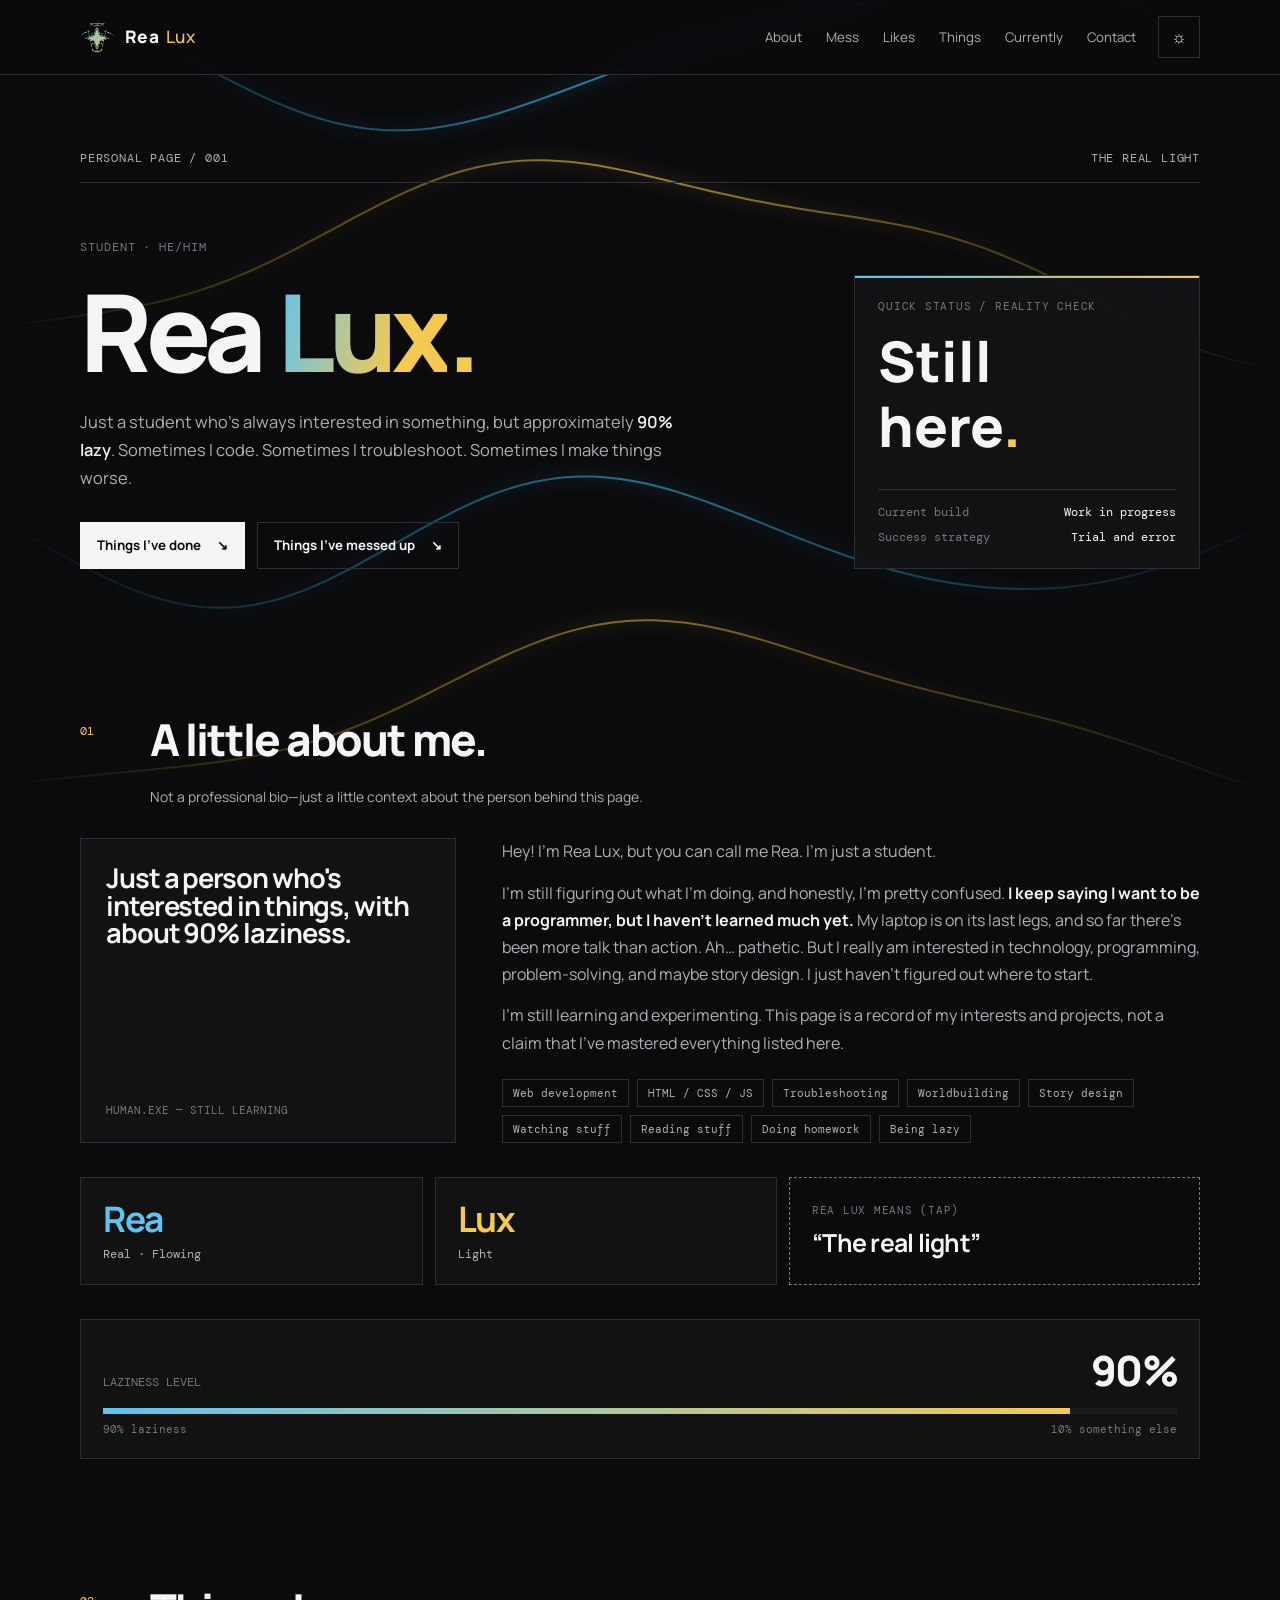
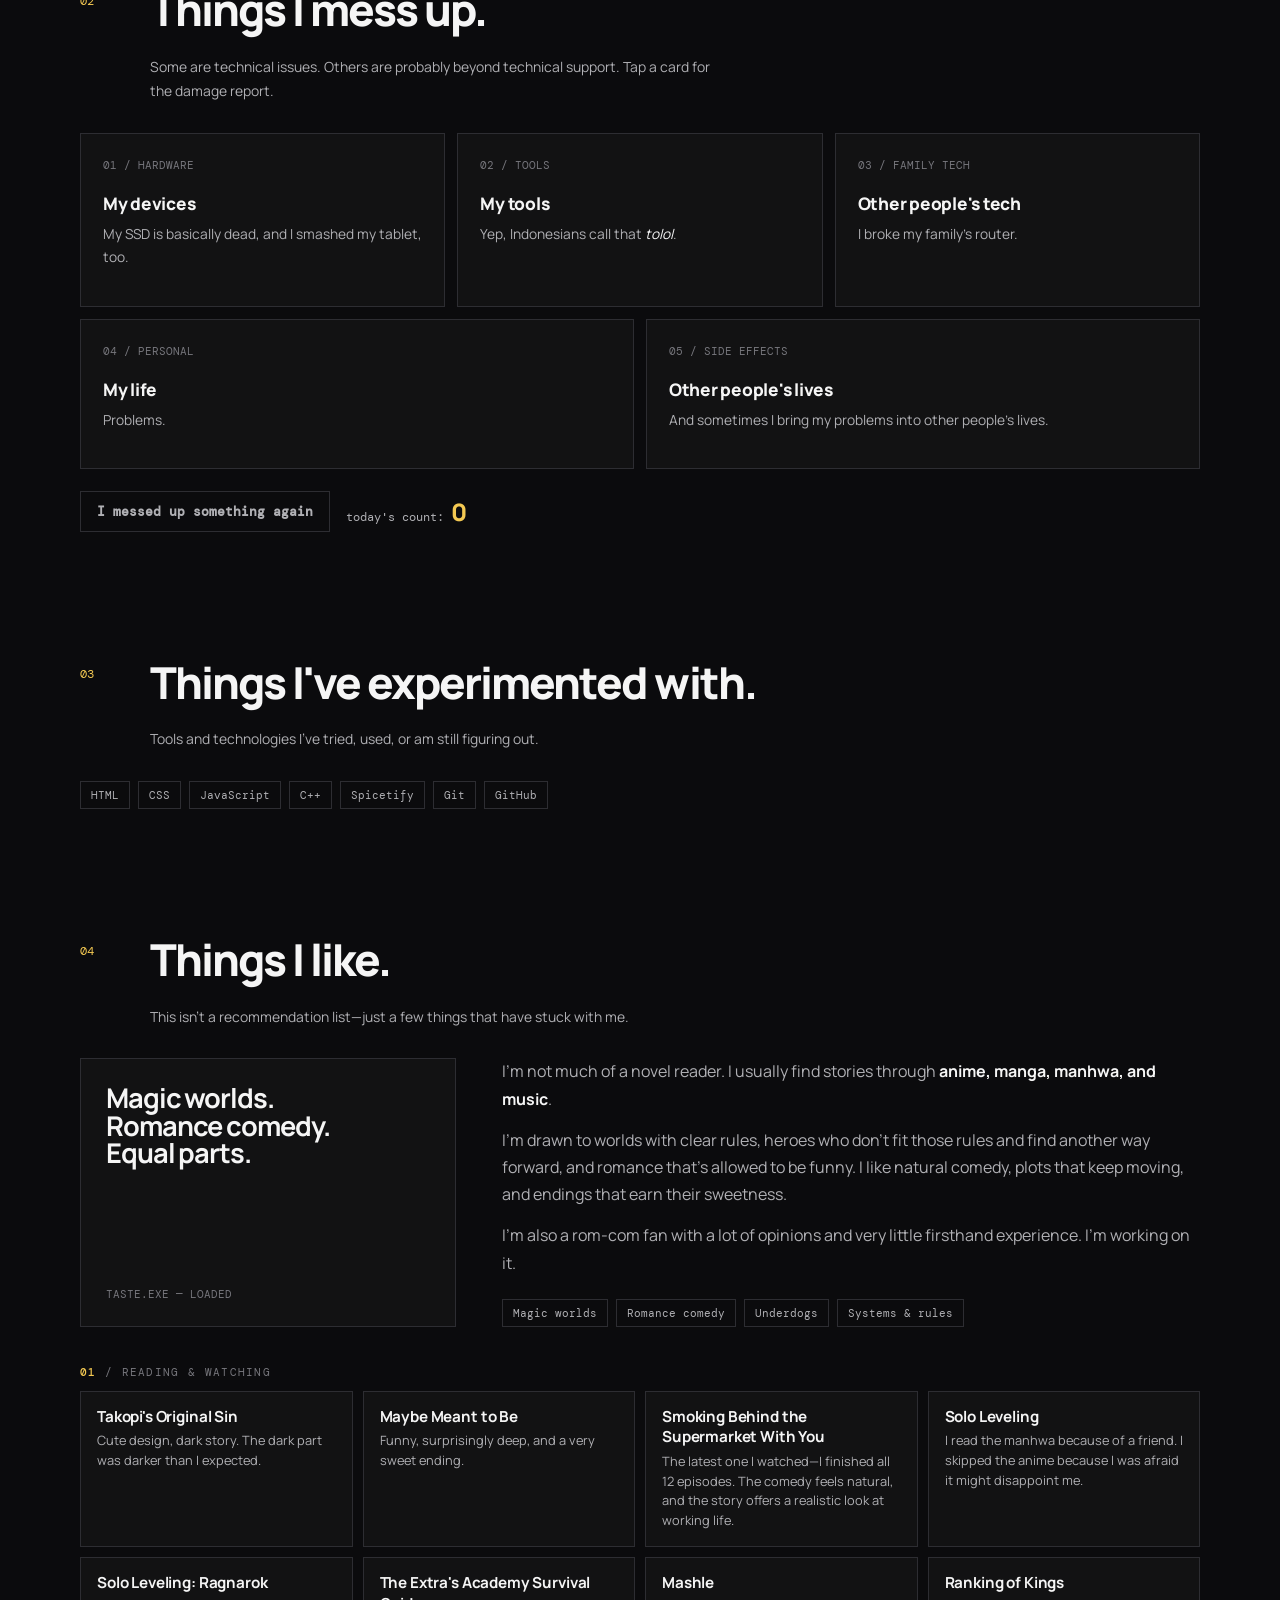
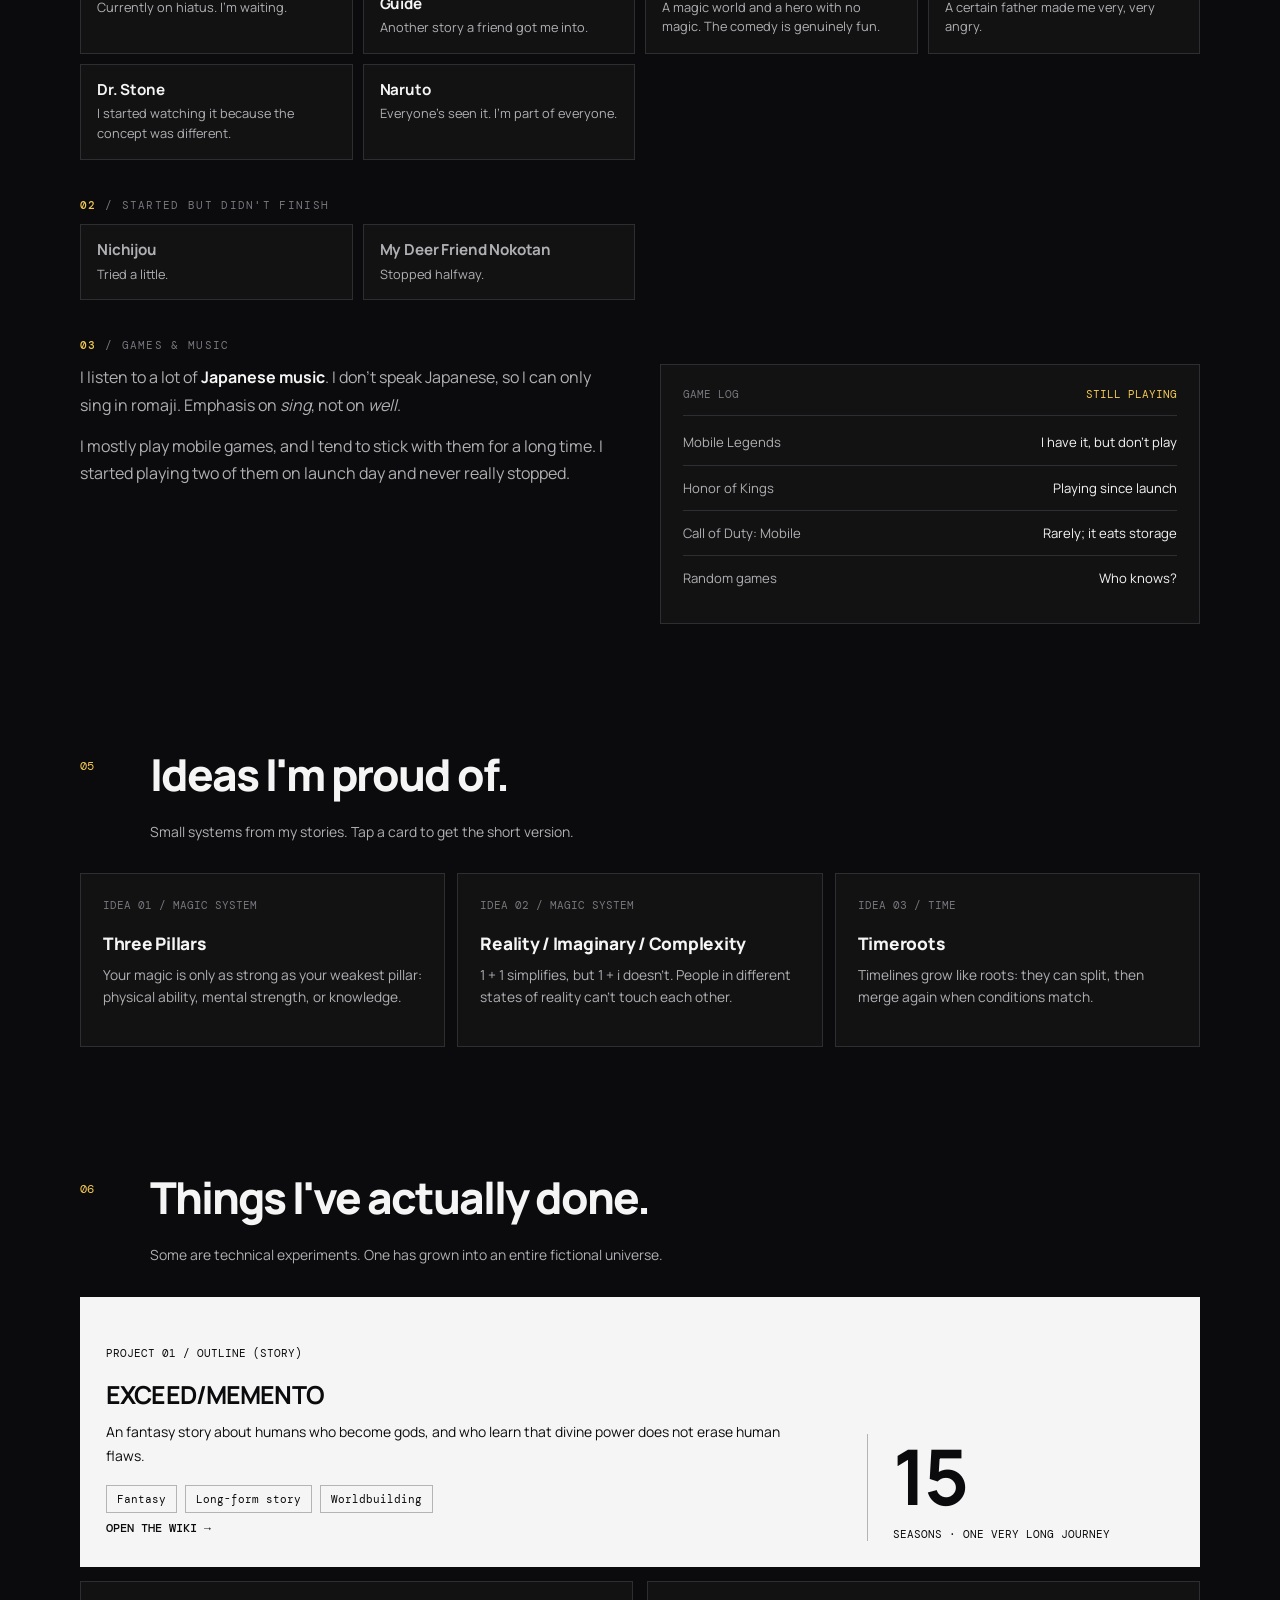
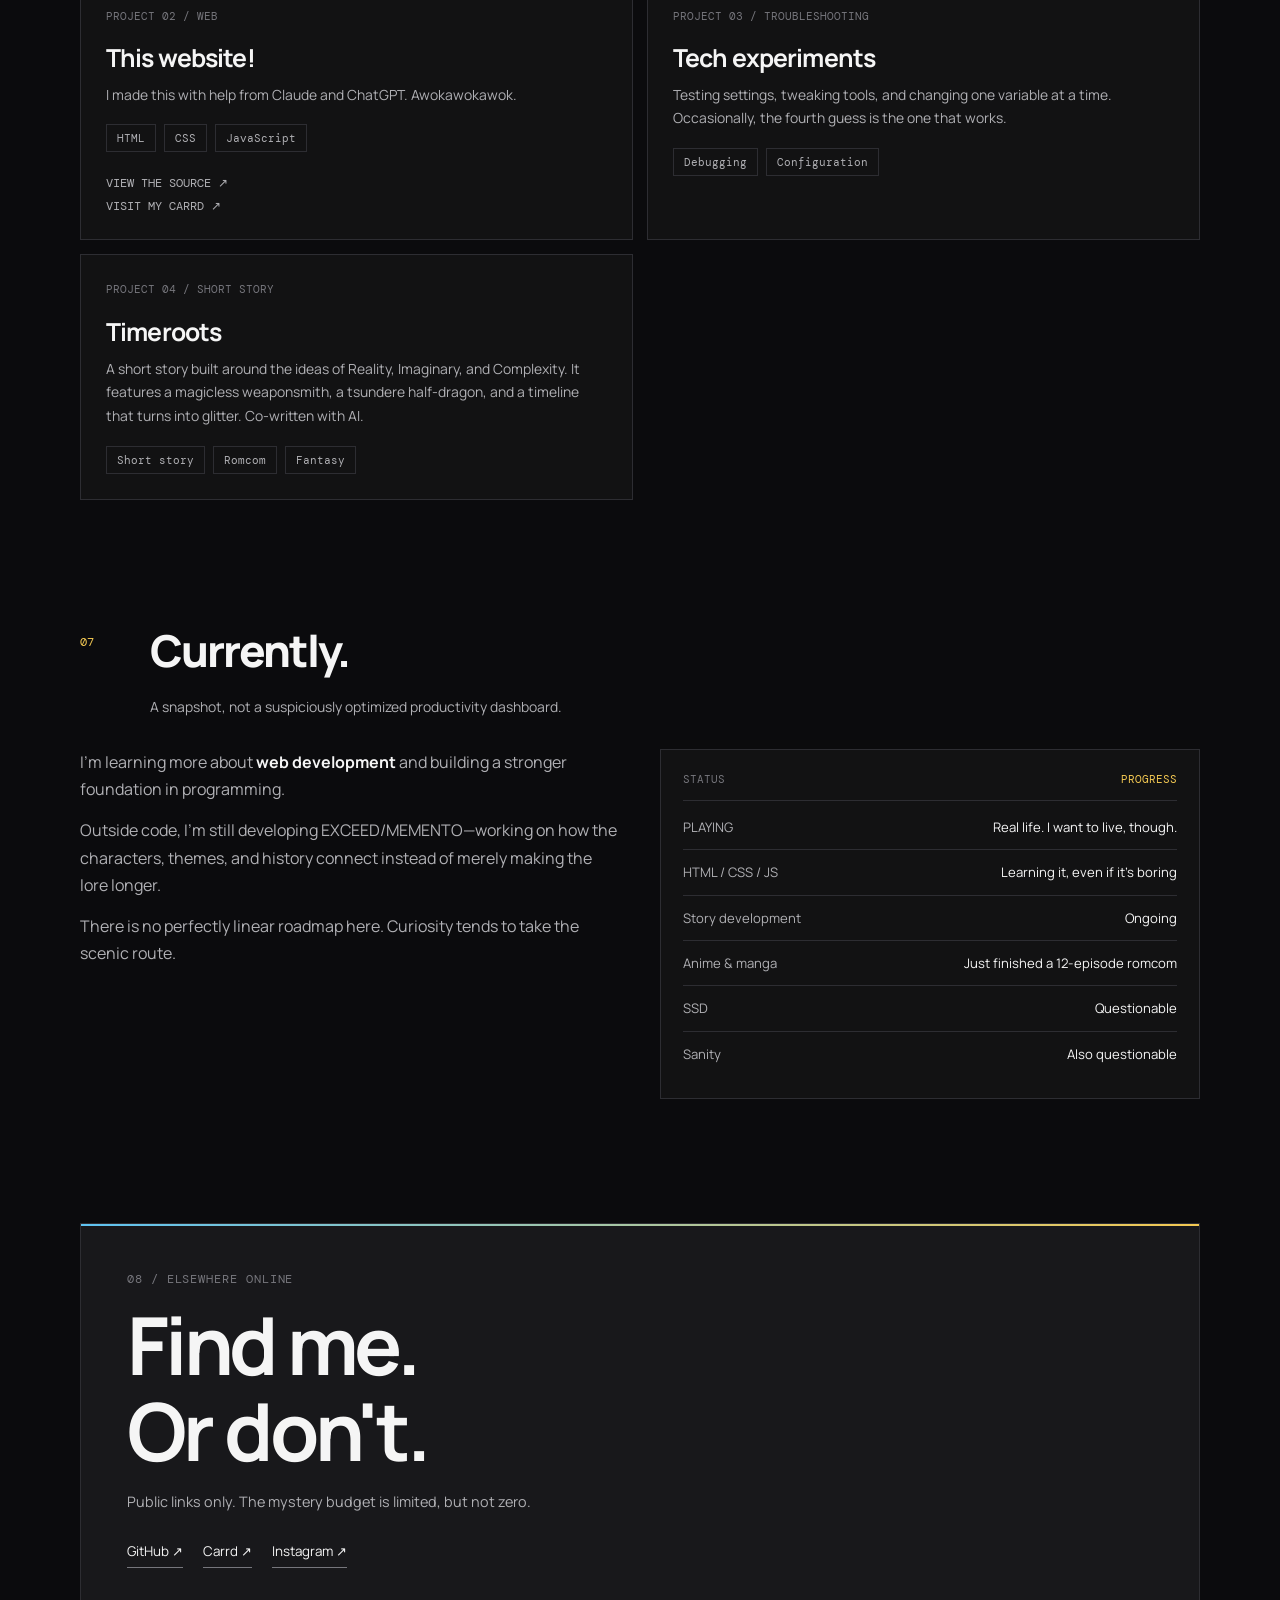
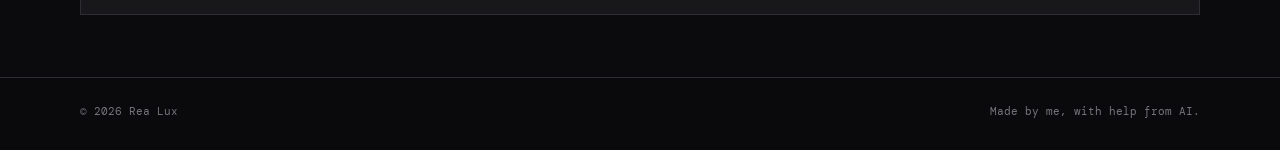
<file: index.html>
<!DOCTYPE html>
<html lang="en"><head>
<meta charset="UTF-8">
<meta name="viewport" content="width=device-width, initial-scale=1.0">
<meta name="description" content="Rea Lux — a student who is always interested in something, but about 90% lazy. Code experiments, things I've messed up, and an original fantasy saga.">
<meta name="theme-color" content="#0b0b0d">
<title>Rea Lux — About Me</title>
<script>if(location.protocol==="file:")document.documentElement.className+=" nomask"</script>
<link rel="icon" type="image/png" sizes="64x64" href="assets/favicon.png">
<link rel="apple-touch-icon" href="assets/apple-touch-icon.png">
<link rel="canonical" href="https://rea-lux-null.github.io/">
<meta property="og:type" content="website">
<meta property="og:site_name" content="Rea Lux">
<meta property="og:title" content="Rea Lux — The real light">
<meta property="og:description" content="Student, about 90% lazy. Sometimes I code, sometimes I make things worse.">
<meta property="og:url" content="https://rea-lux-null.github.io/">
<meta property="og:image" content="https://rea-lux-null.github.io/assets/og-image.png">
<meta property="og:image:width" content="1200">
<meta property="og:image:height" content="630">
<meta name="twitter:card" content="summary_large_image">
<link rel="stylesheet" href="assets/port-style.css">
</head>
<body>
<canvas id="flow" aria-hidden="true" data-intensity="1"></canvas>

<header><nav class="wrap" aria-label="Main navigation">
  <a class="brand" href="#home"><i class="mark" role="img" aria-label="Rea Lux emblem"></i><span class="brand-text">Rea <span>Lux</span></span></a>
  <div class="nav-right">
    <div class="nav-links" id="navLinks">
      <a href="#about">About</a><a href="#mess">Mess</a><a href="#likes">Likes</a><a href="#projects">Things</a><a href="#currently">Currently</a><a href="#contact">Contact</a>
    </div>
    <button class="icon-button" id="themeBtn" type="button" aria-label="Switch to light mode" title="Switch theme">☼</button>
    <button class="icon-button" id="menuBtn" type="button" aria-label="Open menu" aria-expanded="false">☰</button>
  </div>
</nav></header>

<main id="home">
  <!-- HERO -->
  <div class="wrap hero">
    <div class="hero-kicker"><span>Personal page / 001</span><span>The real light</span></div>
    <div class="hero-layout">
      <div>
        <div class="eyebrow">Student · He/Him</div>
        <h1><span class="rea">Rea</span> <span class="lux">Lux</span><span class="period">.</span></h1>
        <p class="hero-copy">Just a student who's always interested in something, but approximately <strong>90% lazy</strong>. Sometimes I code. Sometimes I troubleshoot. Sometimes I make things worse.</p>
        <div class="hero-actions">
          <a class="button primary" href="#projects">Things I've done <span>↘</span></a>
          <a class="button" href="#mess">Things I've messed up <span>↘</span></a>
        </div>
      </div>
      <aside class="hero-card">
        <div>
          <div class="hero-card-title">QUICK STATUS / REALITY CHECK</div>
          <div class="hero-card-mark">Still<br>here<span>.</span></div>
        </div>
        <div>
          <div class="card-rule"></div>
          <div class="meta-row"><span>Current build</span><span>Work in progress</span></div>
          <div class="meta-row" style="margin-top:10px"><span>Success strategy</span><span>Trial and error</span></div>
        </div>
      </aside>
    </div>
  </div>

  <!-- ABOUT -->
  <section id="about"><div class="wrap">
    <div class="section-heading reveal"><span class="section-index">01</span><h2>A little about me.</h2><p>Not a professional bio—just a little context about the person behind this page.</p></div>
    <div class="about-layout reveal">
      <div class="about-note"><strong>Just a person who's interested in things, with about 90% laziness.</strong><small>HUMAN.EXE — STILL LEARNING</small></div>
      <div class="about-copy">
        <p>Hey! I'm Rea Lux, but you can call me Rea. I'm just a student.</p>
        <p>I'm still figuring out what I'm doing, and honestly, I'm pretty confused. <strong>I keep saying I want to be a programmer, but I haven't learned much yet.</strong> My laptop is on its last legs, and so far there's been more talk than action. Ah… pathetic. But I really am interested in technology, programming, problem-solving, and maybe story design. I just haven't figured out where to start.</p>
        <p>I'm still learning and experimenting. This page is a record of my interests and projects, not a claim that I've mastered everything listed here.</p>
        <div class="chips"><span class="chip">Web development</span><span class="chip">HTML / CSS / JS</span><span class="chip">Troubleshooting</span><span class="chip">Worldbuilding</span><span class="chip">Story design</span><span class="chip">Watching stuff</span><span class="chip">Reading stuff</span><span class="chip">Doing homework</span><span class="chip">Being lazy</span></div>
      </div>
    </div>

    <div class="name-box reveal">
      <div class="name-part rea"><h3>Rea</h3><p>Real · Flowing</p></div>
      <div class="name-part lux"><h3>Lux</h3><p>Light</p></div>
      <button class="meaning" id="meaning" type="button" aria-label="Toggle meaning of Rea Lux">
        <small>Rea Lux means (tap)</small>
        <span class="big" id="meaningText">“The real light”</span>
      </button>
    </div>

    <div class="meter reveal" id="meter">
      <div class="meter-top"><span>LAZINESS LEVEL</span><b id="pct">0%</b></div>
      <div class="bar"><span id="barFill"></span></div>
      <div class="meter-legend"><span>90% laziness</span><span>10% something else</span></div>
    </div>
  </div></section>

  <!-- MESS -->
  <section id="mess"><div class="wrap">
    <div class="section-heading reveal"><span class="section-index">02</span><h2>Things I mess up.</h2><p>Some are technical issues. Others are probably beyond technical support. Tap a card for the damage report.</p></div>
    <div class="mess-grid">
      <article class="mess-card reveal" tabindex="0"><div class="card-index">01 / HARDWARE</div><h3>My devices</h3><p>My SSD is basically dead, and I smashed my tablet, too.</p><div class="extra">&gt; status: rest in pieces<br>&gt; lesson: back up your files</div></article>
      <article class="mess-card reveal" tabindex="0"><div class="card-index">02 / TOOLS</div><h3>My tools</h3><p>Yep, Indonesians call that <i>tolol</i>.</p><div class="extra">&gt; status: self-aware<br>&gt; fix: pending</div></article>
      <article class="mess-card reveal" tabindex="0"><div class="card-index">03 / FAMILY TECH</div><h3>Other people's tech</h3><p>I broke my family's router.</p><div class="extra">&gt; status: no wifi, no peace<br>&gt; witnesses: everyone</div></article>
      <article class="mess-card reveal" tabindex="0"><div class="card-index">04 / PERSONAL</div><h3>My life</h3><p>Problems.</p><div class="extra">&gt; status: ongoing<br>&gt; loading…</div></article>
      <article class="mess-card reveal" tabindex="0"><div class="card-index">05 / SIDE EFFECTS</div><h3>Other people's lives</h3><p>And sometimes I bring my problems into other people's lives.</p><div class="extra">&gt; status: working on it<br>&gt; goal: to be a lighter presence</div></article>
    </div>
    <div class="counter-row reveal">
      <button class="button" id="messBtn" type="button">I messed up something again</button>
      <span>today's count: <b id="messCount">0</b></span>
    </div>
  </div></section>

  <!-- THINGS -->
  <section id="things"><div class="wrap">
    <div class="section-heading reveal"><span class="section-index">03</span><h2>Things I've experimented with.</h2><p>Tools and technologies I've tried, used, or am still figuring out.</p></div>
    <div class="chips reveal"><span class="chip">HTML</span><span class="chip">CSS</span><span class="chip">JavaScript</span><span class="chip">C++</span><span class="chip">Spicetify</span><span class="chip">Git</span><span class="chip">GitHub</span></div>
  </div></section>

  <!-- LIKES -->
  <section id="likes"><div class="wrap">
    <div class="section-heading reveal"><span class="section-index">04</span><h2>Things I like.</h2><p>This isn't a recommendation list—just a few things that have stuck with me.</p></div>
    <div class="about-layout reveal">
      <div class="about-note"><strong>Magic worlds.<br>Romance comedy.<br>Equal parts.</strong><small>TASTE.EXE — LOADED</small></div>
      <div class="about-copy">
        <p>I'm not much of a novel reader. I usually find stories through <strong>anime, manga, manhwa, and music</strong>.</p>
        <p>I'm drawn to worlds with clear rules, heroes who don't fit those rules and find another way forward, and romance that's allowed to be funny. I like natural comedy, plots that keep moving, and endings that earn their sweetness.</p>
        <p>I'm also a rom-com fan with a lot of opinions and very little firsthand experience. I'm working on it.</p>
        <div class="chips"><span class="chip">Magic worlds</span><span class="chip">Romance comedy</span><span class="chip">Underdogs</span><span class="chip">Systems &amp; rules</span></div>
      </div>
    </div>

    <div class="sub-label reveal"><b>01</b> / Reading &amp; watching</div>
    <div class="shelf reveal">
      <div class="item"><h4>Takopi's Original Sin</h4><p>Cute design, dark story. The dark part was darker than I expected.</p></div>
      <div class="item"><h4>Maybe Meant to Be</h4><p>Funny, surprisingly deep, and a very sweet ending.</p></div>
      <div class="item"><h4>Smoking Behind the Supermarket With You</h4><p>The latest one I watched—I finished all 12 episodes. The comedy feels natural, and the story offers a realistic look at working life.</p></div>
      <div class="item"><h4>Solo Leveling</h4><p>I read the manhwa because of a friend. I skipped the anime because I was afraid it might disappoint me.</p></div>
      <div class="item"><h4>Solo Leveling: Ragnarok</h4><p>Currently on hiatus. I'm waiting.</p></div>
      <div class="item"><h4>The Extra's Academy Survival Guide</h4><p>Another story a friend got me into.</p></div>
      <div class="item"><h4>Mashle</h4><p>A magic world and a hero with no magic. The comedy is genuinely fun.</p></div>
      <div class="item"><h4>Ranking of Kings</h4><p>A certain father made me very, very angry.</p></div>
      <div class="item"><h4>Dr. Stone</h4><p>I started watching it because the concept was different.</p></div>
      <div class="item"><h4>Naruto</h4><p>Everyone's seen it. I'm part of everyone.</p></div>
    </div>

    <div class="sub-label reveal"><b>02</b> / Started but didn't finish</div>
    <div class="shelf reveal">
      <div class="item dim"><h4>Nichijou</h4><p>Tried a little.</p></div>
      <div class="item dim"><h4>My Deer Friend Nokotan</h4><p>Stopped halfway.</p></div>
    </div>

    <div class="sub-label reveal"><b>03</b> / Games &amp; music</div>
    <div class="current-layout reveal">
      <div class="current-copy">
        <p>I listen to a lot of <strong>Japanese music</strong>. I don't speak Japanese, so I can only sing in romaji. Emphasis on <em>sing</em>, not on <em>well</em>.</p>
        <p>I mostly play mobile games, and I tend to stick with them for a long time. I started playing two of them on launch day and never really stopped.</p>
      </div>
      <div class="status-card">
        <div class="status-head"><span>GAME LOG</span><span>STILL PLAYING</span></div>
        <div class="status-row"><span>Mobile Legends</span><span>I have it, but don't play</span></div>
        <div class="status-row"><span>Honor of Kings</span><span>Playing since launch</span></div>
        <div class="status-row"><span>Call of Duty: Mobile</span><span>Rarely; it eats storage</span></div>
        <div class="status-row"><span>Random games</span><span>Who knows?</span></div>
      </div>
    </div>
  </div></section>

  <!-- IDEAS -->
  <section id="ideas"><div class="wrap">
    <div class="section-heading reveal"><span class="section-index">05</span><h2>Ideas I'm proud of.</h2><p>Small systems from my stories. Tap a card to get the short version.</p></div>
    <div class="mess-grid">
      <article class="mess-card reveal" tabindex="0"><div class="card-index">IDEA 01 / MAGIC SYSTEM</div><h3>Three Pillars</h3><p>Your magic is only as strong as your weakest pillar: physical ability, mental strength, or knowledge.</p><div class="extra">&gt; PMK = min(P, M, K)<br>&gt; you can't get strong by training only your body</div></article>
      <article class="mess-card reveal" tabindex="0"><div class="card-index">IDEA 02 / MAGIC SYSTEM</div><h3>Reality / Imaginary / Complexity</h3><p>1 + 1 simplifies, but 1 + i doesn't. People in different states of reality can't touch each other.</p><div class="extra">&gt; Complexity = both states in one existence<br>&gt; inspired by real and imaginary numbers</div></article>
      <article class="mess-card reveal" tabindex="0"><div class="card-index">IDEA 03 / TIME</div><h3>Timeroots</h3><p>Timelines grow like roots: they can split, then merge again when conditions match.</p><div class="extra">&gt; cut a root and it rots into glitter<br>&gt; not a tree, because trees never rejoin</div></article>
    </div>
  </div></section>

  <!-- PROJECTS -->
  <section id="projects"><div class="wrap">
    <div class="section-heading reveal"><span class="section-index">06</span><h2>Things I've actually done.</h2><p>Some are technical experiments. One has grown into an entire fictional universe.</p></div>
    <div class="project-grid">
      <article class="project featured reveal">
        <div>
          <div class="card-index">PROJECT 01 / OUTLINE (STORY)</div>
          <h3>EXCEED/MEMENTO</h3>
          <p>An fantasy story about humans who become gods, and who learn that divine power does not erase human flaws.</p>
          <div class="chips"><span class="chip">Fantasy</span><span class="chip">Long-form story</span><span class="chip">Worldbuilding</span></div>
          <a class="project-link" href="exceed-memento-wiki.html">OPEN THE WIKI →</a>
        </div>
        <aside class="project-stat"><strong>15</strong><span>SEASONS · ONE VERY LONG JOURNEY</span></aside>
      </article>
      <article class="project reveal">
        <div class="card-index">PROJECT 02 / WEB</div>
        <h3>This website!</h3>
        <p>I made this with help from Claude and ChatGPT. Awokawokawok.</p>
        <div class="chips"><span class="chip">HTML</span><span class="chip">CSS</span><span class="chip">JavaScript</span></div>
        <a class="project-link" href="https://github.com/Rea-Lux-Null/rea-lux-null.github.io" target="_blank" rel="noopener noreferrer">VIEW THE SOURCE ↗</a>
        <a class="project-link project-link-alt" href="https://realux.carrd.co/" target="_blank" rel="noopener noreferrer">VISIT MY CARRD ↗</a>
      </article>
      <article class="project reveal">
        <div class="card-index">PROJECT 03 / TROUBLESHOOTING</div>
        <h3>Tech experiments</h3>
        <p>Testing settings, tweaking tools, and changing one variable at a time. Occasionally, the fourth guess is the one that works.</p>
        <div class="chips"><span class="chip">Debugging</span><span class="chip">Configuration</span></div>
      </article>
      <article class="project reveal">
        <div class="card-index">PROJECT 04 / SHORT STORY</div>
        <h3>Timeroots</h3>
        <p>A short story built around the ideas of Reality, Imaginary, and Complexity. It features a magicless weaponsmith, a tsundere half-dragon, and a timeline that turns into glitter. Co-written with AI.</p>
        <div class="chips"><span class="chip">Short story</span><span class="chip">Romcom</span><span class="chip">Fantasy</span></div>
      </article>
    </div>
  </div></section>

  <!-- CURRENTLY -->
  <section id="currently"><div class="wrap">
    <div class="section-heading reveal"><span class="section-index">07</span><h2>Currently.</h2><p>A snapshot, not a suspiciously optimized productivity dashboard.</p></div>
    <div class="current-layout reveal">
      <div class="current-copy">
        <p>I'm learning more about <strong>web development</strong> and building a stronger foundation in programming.</p>
        <p>Outside code, I'm still developing EXCEED/MEMENTO—working on how the characters, themes, and history connect instead of merely making the lore longer.</p>
        <p>There is no perfectly linear roadmap here. Curiosity tends to take the scenic route.</p>
      </div>
      <div class="status-card">
        <div class="status-head"><span>STATUS</span><span>PROGRESS</span></div>
        <div class="status-row"><span>PLAYING</span><span>Real life. I want to live, though.</span></div>
        <div class="status-row"><span>HTML / CSS / JS</span><span>Learning it, even if it's boring</span></div>
        <div class="status-row"><span>Story development</span><span>Ongoing</span></div>
        <div class="status-row"><span>Anime &amp; manga</span><span>Just finished a 12-episode romcom</span></div>
        <div class="status-row"><span>SSD</span><span>Questionable</span></div>
        <div class="status-row"><span>Sanity</span><span>Also questionable</span></div>
      </div>
    </div>
  </div></section>

  <!-- CONTACT -->
  <section id="contact"><div class="wrap">
    <div class="contact-panel reveal">
      <div>
        <div class="eyebrow">08 / Elsewhere online</div>
        <h2>Find me.<br>Or don't.</h2>
        <p>Public links only. The mystery budget is limited, but not zero.</p>
        <div class="contact-links">
          <a href="https://github.com/Rea-Lux-Null" target="_blank" rel="noopener noreferrer">GitHub ↗</a>
          <a href="https://realux.carrd.co/" target="_blank" rel="noopener noreferrer">Carrd ↗</a>
          <a href="https://www.instagram.com/asrarea_lux" target="_blank" rel="noopener noreferrer">Instagram ↗</a>
        </div>
      </div>
    </div>
  </div></section>
</main>

<footer><div class="wrap footer-row"><span>© <span id="year"></span> Rea Lux</span><span>Made by me, with help from AI.</span></div></footer>
<div class="toast" id="toast" role="status" aria-live="polite"></div>

<script src="assets/flow.js"></script>
<script src="assets/port-script.js"></script>


</body></html>
</file>
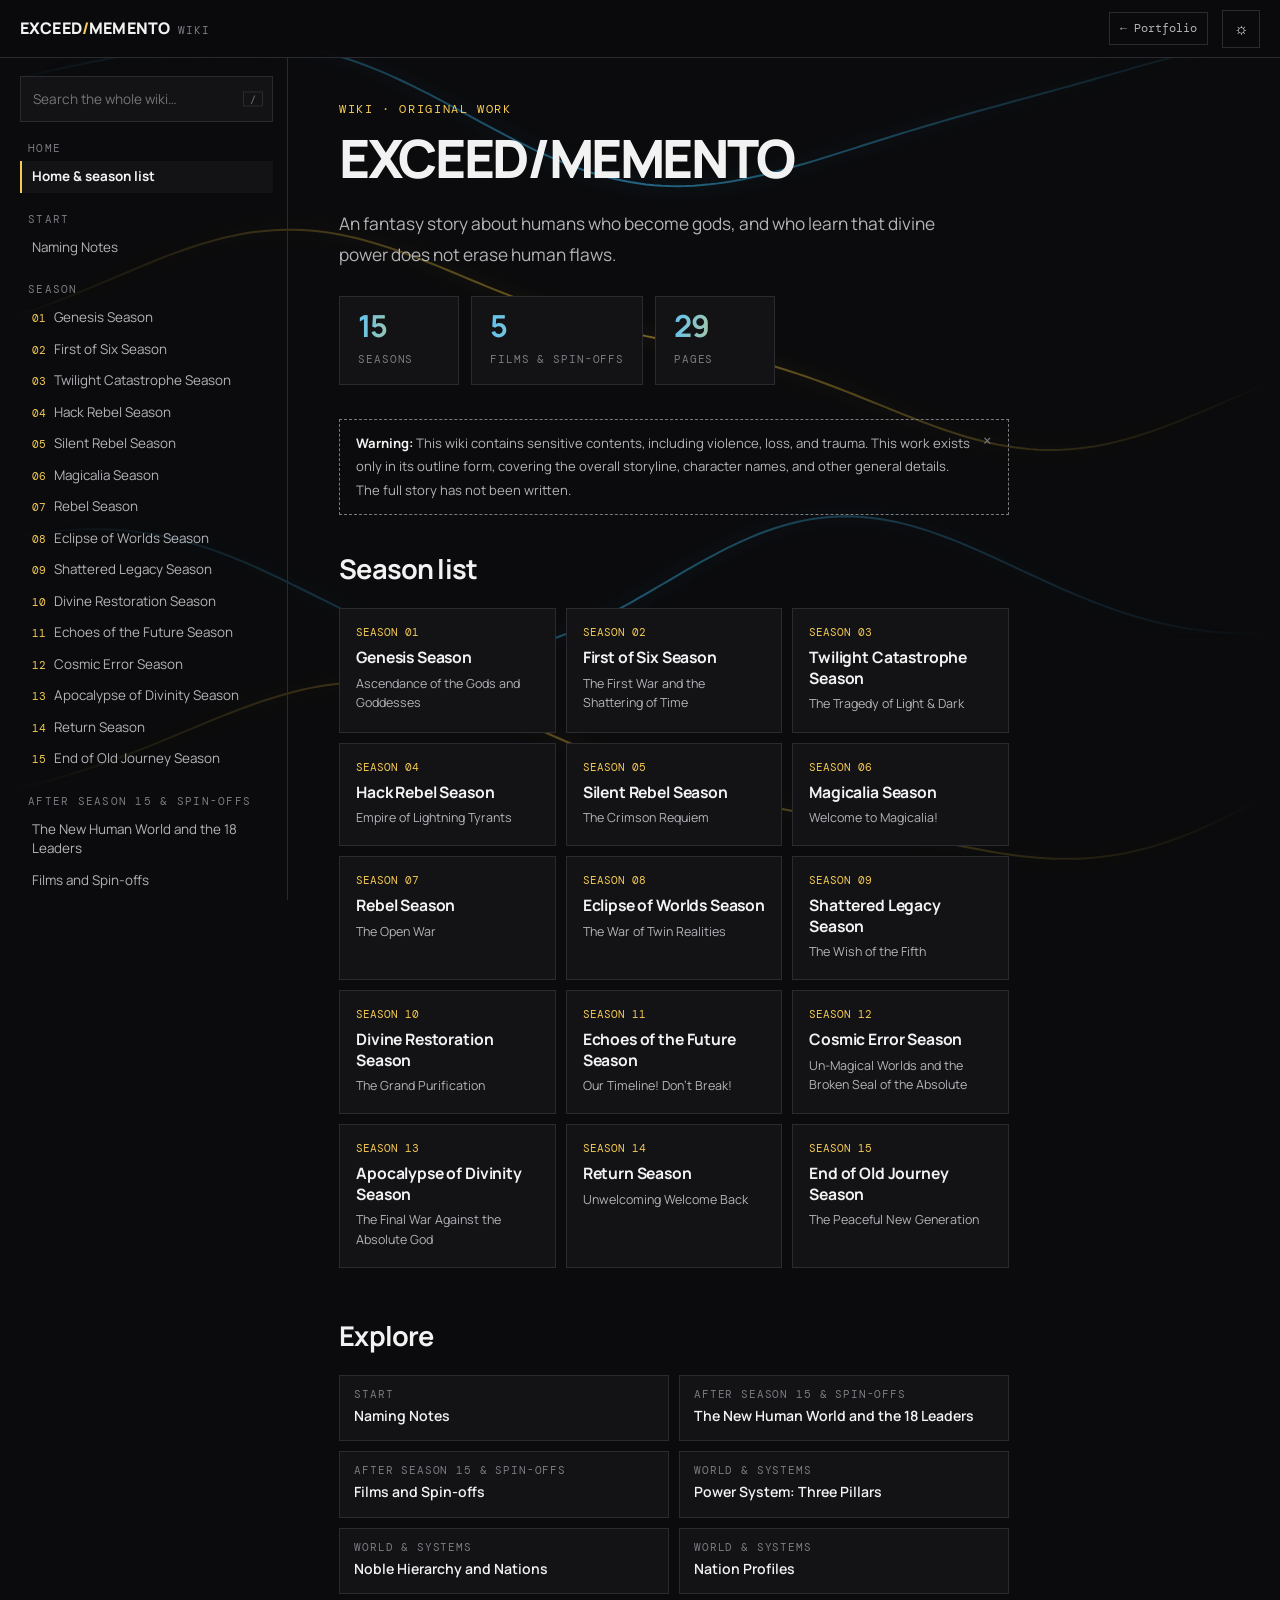
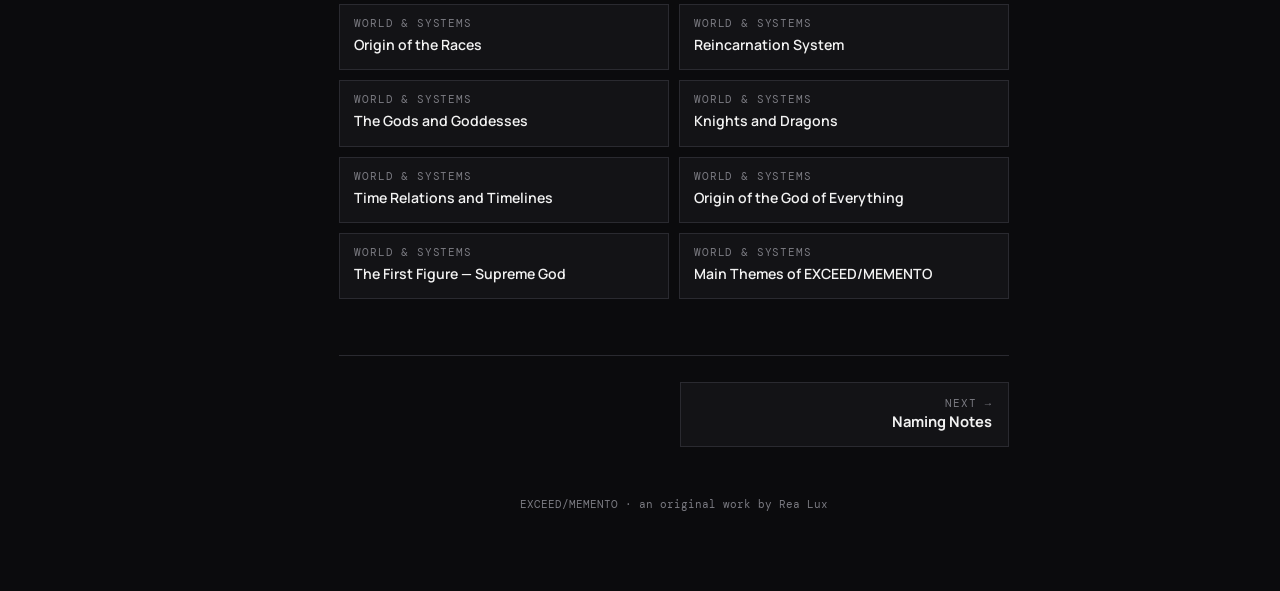
<file: exceed-memento-wiki.html>
<!DOCTYPE html>
<html lang="en"><head>
<meta charset="UTF-8">
<meta name="viewport" content="width=device-width, initial-scale=1.0">
<meta name="description" content="EXCEED/MEMENTO Wiki: an original fantasy saga about humans who become gods.">
<meta name="theme-color" content="#0b0b0d">
<title>EXCEED/MEMENTO Wiki</title>
<link rel="icon" type="image/png" sizes="64x64" href="assets/favicon.png">
<link rel="apple-touch-icon" href="assets/apple-touch-icon.png">
<link rel="canonical" href="https://rea-lux-null.github.io/exceed-memento-wiki.html">
<meta property="og:type" content="website">
<meta property="og:site_name" content="Rea Lux">
<meta property="og:title" content="EXCEED/MEMENTO Wiki">
<meta property="og:description" content="An original fantasy saga about humans who become gods. Fifteen seasons of wars, reincarnation and fractured timelines.">
<meta property="og:url" content="https://rea-lux-null.github.io/exceed-memento-wiki.html">
<meta property="og:image" content="https://rea-lux-null.github.io/assets/og-image.png">
<meta property="og:image:width" content="1200">
<meta property="og:image:height" content="630">
<meta name="twitter:card" content="summary_large_image">
<link rel="stylesheet" href="assets/wiki-style.css">
</head>
<body>
<canvas id="flow" aria-hidden="true" data-intensity="0.75"></canvas>
<div id="progress"></div>

<div class="topbar">
  <button class="ib" id="menuBtn" type="button" aria-label="Open menu">☰</button>
  <a class="brand" href="#/">EXCEED<b>/</b>MEMENTO<small>WIKI</small></a>
  <div class="spacer"></div>
  <a class="toplink" href="index.html">← Portfolio</a>
  <button class="ib" id="themeBtn" type="button" aria-label="Toggle theme">☼</button>
</div>

<div class="shell">
  <aside class="side" id="side">
    <div class="search">
      <input id="q" type="search" placeholder="Search the whole wiki…" autocomplete="off" aria-label="Search">
      <kbd>/</kbd>
    </div>
    <div class="results" id="results" hidden=""></div>
    <nav class="nav" id="nav" aria-label="Wiki navigation"></nav>
  </aside>
  <main>
    <article class="article" id="article"></article>
    <div class="foot">EXCEED/MEMENTO · an original work by Rea Lux</div>
  </main>
  <aside class="toc" id="toc"></aside>
</div>
<div id="scrim"></div>

<script id="src" type="text/plain">
# EXCEED/MEMENTO

## Main Season List
- Genesis Season — Ascendance of the Gods and Goddesses
- First of Six Season — The First War and the Shattering of Time
- Twilight Catastrophe Season — The Tragedy of Light & Dark
- Hack Rebel Season — Empire of Lightning Tyrants
- Silent Rebel Season — The Crimson Requiem
- Magicalia Season — Welcome to Magicalia!
- Rebel Season — The Open War
- Eclipse of Worlds Season — The War of Twin Realities
- Shattered Legacy Season — The Wish of the Fifth
- Divine Restoration Season — The Grand Purification
- Echoes of the Future Season — Our Timeline! Don't Break!
- Cosmic Error Season — Un-Magical Worlds and the Broken Seal of the Absolute
- Apocalypse of Divinity Season — The Final War Against the Absolute God
- Return Season — Unwelcoming Welcome Back
- End of Old Journey Season — The Peaceful New Generation

## Naming Notes
- Primary, Secondary, and Tertiary are only noble-hierarchy terms in the magic world. These terms are not used for the Gods and Goddesses.
- The Gods and Goddesses use deeper, symbolic terms: Flame (not Fire) and Sky (not Weather). For example, the known title is "Flame of Love," not "Fire of Love." Nations, races, and nobles, on the other hand, use the more functional terms Fire and Weather.
- Scripture only appears in Season 15. Before that, there was no written statement from the Gods and Goddesses to their creations. The Oath of Kings and Queens is far older than scripture.
- "Human" means a real-world human. The first two mothers of the magic world are called the First Angel and the First Demon.

---

## Season 1 — Genesis Season
*Ascendance of the Gods and Goddesses*

In the beginning, there was a group of humans with extraordinary intelligence. But their abilities made them victims of jealousy and mistreatment from the people around them.

The First Figure, the neutral Supreme God, moved them to an empty dimension of black and white, saying:

> "Kore ga omae-tachi no sadame da." (This is your fate.)

There, they received the status of Gods and Goddesses and began creating a new universe.

Among them were two humans who loved each other. In the end, the two merged into a single entity: the God of Everything (GoE).

GoE wanted a world that was perfect, peaceful, and free of suffering. In its view, a world resembling the human world, with its excessive emotions and desires, was an imperfect one. So it wanted to destroy the existing world and create a new one according to its own will.

But GoE's wish to create peace grew into a desire to rule over everything. It no longer wanted only peace, but also absolute power over the world it had created.

In the end, GoE began to lose control and show instability. The conflict carried into the next season, when the Gods and Goddesses tried to stop it.

The full origin of the pair that became GoE is told further in EXCEED/MEMENTO: Key.

## Season 2 — First of Six Season
*The First War and the Shattering of Time*

In the age of kingdoms, the rulers of various lands faced a great war involving the God of Time (GoT). GoT was under GoE's control, so its power was used to disrupt the flow of time and trigger conflict.

This war became one of the most important events in the history of the magic world. The rulers tried to stop the chaos, but the power of time they faced was far beyond their abilities.

As a result of the conflict, GoT shattered into six parts. Each part had a different time power and personality, and was then scattered across various timelines.

The six fragments are:
- Light — Next: moves time toward the next state.
- Darkness — Previous: moves time toward the previous state.
- Fire — Play/Reverse: reverses the flow of time at normal speed.
- Water — Pause: stops the flow of time.
- Earth — Fast Forward: speeds up the flow of time.
- Wind — Rewind: rewinds time quickly.

The fragments are hard to find, even though their presence can be seen from afar. Their scattering made time travel and time control far more complicated.

The war also caused suspicion that there might be traitors among the rulers. The conflict that followed became known as part of the history of the First World War.

### Final outcomes of Season 2
- The God of Time shattered into six fragments with different time powers and personalities.
- All six fragments were scattered across various timelines.
- The Nation of Light moved to the Aether dimension.
- The Nation of Darkness moved to the Nether dimension.
- The relocation of both nations made their existence even harder for other worlds to reach.
- The rulers of this era became an important part of the history of the Reincarnation system. Their souls would later be known as the fifth soul, which returns to play a role in Season 9.
- The position of God of Time was left empty. For the time being, the God of Time from Season 15 came to this era to take their place (see the Time Relations and Timelines section).

## Season 3 — Twilight Catastrophe Season
*The Tragedy of Light & Dark*

The Nation of Light finally returned from Aether, and the Nation of Darkness returned from Nether. But the history of both nations had been forgotten by most of the world's population.

The Fire Nation and the Land Nation enslaved the people of Darkness, while the Water Nation and the Wind Nation enslaved the people of Light.

The rulers of Light and Darkness then held a secret meeting. They devised a plan to end the oppression using a Light bomb and a Dark bomb.

The two deliberately triggered a war and detonated the bombs. But the act only produced a greater tragedy. The pure elements of Light and Darkness were contaminated, giving rise to the phenomena of Null and Anti-Null.

In the midst of the chaos, the Primary nobles used the Reincarnation spell for different purposes. Some wanted revenge, some wanted to change the world order, and others wanted to repair the damage that had been done.

The Reincarnation system then grew into an important part of the conflict that ran through the following seasons.

## Season 4 — Hack Rebel Season
*Empire of Lightning Tyrants*

The Lightning Nation ruled the world through advanced technology and an extremely strong system of government.

Corporator 1 tried to destroy that power by hacking the technology used by the Lightning government. The hack nearly destroyed the nation, but Corporator 1 fell before managing to topple the Lightning King.

Although the attempt failed to reach its final goal, Corporator 1's actions became the start of a chain of rebellions that continued onward.

## Season 5 — Silent Rebel Season
*The Crimson Requiem*

After the death of Corporator 1, the struggle was carried on by Corporator 2.

Using the results of the earlier hack, Corporator 2 launched attacks and assassinations against the officials and rulers involved in the Lightning system of government.

But the resistance ended when Corporator 2 was killed by guards, surviving members of the military, and the King's children who had managed to survive.

The struggle then passed to Corporator 3, who had to continue the mission under the burden of their two predecessors' failures.

## Season 6 — Magicalia Season
*Welcome to Magicalia!*

Corporator 3 from the King's side entered another world and enrolled in the Magicalia magic academy.

They pretended to lack ability in most of the magic pillars, as if they only mastered Knowledge. In reality, their mastery of Knowledge was far more perfect than that of the Queen's side.

This season has a lighter atmosphere, full of comedy and school life. The knights from their nations also attended school there and ended up becoming student council presidents.

Although it looks like an ordinary school-life story, the experience at Magicalia became an important part of the characters' development and relationships.

## Season 7 — Rebel Season
*The Open War*

Corporator 3 began searching for the old bodies tied to the Reincarnator timeline.

They learned that Corporator 1 and Corporator 2 had died. So they had to continue the struggle in their own way, while still carrying the influence of their predecessors' actions.

The conflict with the Lightning Nation kept growing until it turned into open war.

In this season, the six fragments of the God of Time were also brought together. After each had lived separately in different timelines, they were now whole entities with opinions of their own, so the reunion did not go smoothly.

## Season 8 — Eclipse of Worlds Season
*The War of Twin Realities*

The war between the original world and the Mirror World became the center of the conflict.

Corporator 3 from the future opened a portal connecting the Mirror World to the original world. This caused the two worlds to collide and triggered chaos whose cause was unknown to most parties.

In this conflict, the knights sacrificed themselves to protect Corporator 3. The event took place on the same date as the deaths of their wives, even with the same smile they wore as they faced their respective fates.

### Reunification of the God of Time
In the midst of the events of Season 8, the six fragments of the God of Time, shattered since Season 2 and brought together without harmony in Season 7, finally reunited as the God of Time.

At first, GoT's appearance after reunification was still the same as before: heavy armor and an extremely thick cloak, giving the impression of a king. Its face remained hidden behind the armor.

After all six fragments merged, GoT said:

> "Metamorphosis..."

Afterward, its appearance changed drastically.

Its heavy armor became sleek, light knight's armor. Its thick cloak was replaced by thin cloth resembling a wanderer's scarf or shawl, wrapped softly around its neck. The lower part of the cloth looked tattered, in a dim, slightly translucent purple.

No hood covered its head. GoT's purple aura remained after the transformation, while its face was still covered by armor.

This metamorphosis was a major change to GoT's appearance after its six fragments became a single entity again.

## Season 9 — Shattered Legacy Season
*The Wish of the Fifth*

Corporator 3 woke from crystallization and discovered that their wives and companions from the Queen's side had also been crystallized.

The cause turned out to be linked to Corporator 3's children, who were being controlled by an evil Reincarnator claiming to act in GoE's name.

In this season, the identity of the fifth soul began to be revealed. The fifth soul is not the First Kings who unified the noble territories into nations. They are the rulers from Season 2, who were once the original creators of Reincarnation magic.

Those rulers had lost their active role after the Reincarnation system changed. But their power was never truly gone.

When Corporator 3's emotions reached an extreme point, the souls from Season 2 could take over their bodies without Corporator 3, the Reincarnator, Corporator 1, or Corporator 2 realizing it.

The fifth soul warned Corporator 3 about the threat from their children and directed them toward legendary armor and weapons in another world.

## Season 10 — Divine Restoration Season
*The Grand Purification*

The characters tried to restore the world from the effects of Null and Anti-Null.

They traveled across various timelines to find the original bodies of souls that had moved on. Using time magic, they tried to return those souls and revive those who could still be saved.

Souls considered impure did not simply vanish. They remained part of the struggle to repair the world.

At first, the Gods and Goddesses, including the God of Time and the two Goddesses of Life, opposed the effort. But they eventually agreed to help, with several conditions.

## Season 11 — Echoes of the Future Season
*Our Timeline! Don't Break!*

Corporator 3 from the future returned to the past to prevent the worst timeline from happening.

They were willing to use any means, including tactics that could damage other people's psychological condition, to prevent a future they considered unacceptable.

They also consciously and deliberately opened the portal connecting the Mirror World to the original world. They knew this action risked triggering a conflict like the one in Season 8. The portal was not an incident caused by carelessness, miscalculation, or ignorance of the consequences.

Their goal was to keep people on alert. They understood that GoE could become a threat again at any time, sooner or later. The peace of the moment was no guarantee that the danger had truly ended.

To Corporator 3 from the future, the GoE threat must not be ignored just because the time of its awakening was unknown. They chose to keep the world vigilant, even if that decision meant bringing about a conflict that could have been avoided in the short term.

Therefore, their actions were a deliberate strategic decision, not a mistake they realized only after disaster struck. They knew the risks and made the decision anyway, because they considered readiness for the GoE threat more important than preserving a peace that could make everyone complacent.

This decision did not go unchallenged. The God of Time, after the Metamorphosis, confronted Corporator 3 from the future over these actions.

## Season 12 — Cosmic Error Season
*Un-Magical Worlds and the Broken Seal of the Absolute*

Monsters created by the God of Space attacked a universe that has no magic.

Corporator 3 and their allies entered that world to face the threat that had appeared. But the chain of events that followed ended up breaking GoE's seal.

The threat that had previously been confined regained the chance to affect the world.

This season was deliberately made a "showcase": displaying various possible forms of the world, and opening room for many characters to develop. Its weight was never meant to equal the other seasons, because the number of characters in this story is very large.

## Season 13 — Apocalypse of Divinity Season
*The Final War Against the Absolute God*

GoE rose again. The entire world and the Gods and Goddesses united to face a threat that could destroy the whole order of the universe.

The battle became a great war deciding the fate of many worlds and timelines.

After the conflict reached its end, the First Figure asked the Gods and Goddesses whether they wanted to remain Gods and Goddesses or return to being humans.

> "Do you want to stay Gods? Or become humans in the real world?"

It asked them to think about the choice while returning to the real world.

GoE was defeated and sealed, but not truly killed. The threat it posed had not entirely ended.

This choice was deliberately not dramatized. The Gods and Goddesses were instead confused: "Why did he turn out like this? Why is he giving us a choice?" That confusion was made parallel to the audience's reaction, so the scene was left feeling odd, not emotional. The First Figure's cold tone here echoes their line in Season 1.

## Season 14 — Return Season
*Unwelcoming Welcome Back*

The Gods and Goddesses returned to the real world after the great war. Although they had experienced trillions of years in the magic world, only about two months passed in the real world.

But their return was not welcomed as they had hoped.

Some greedy humans opened a portal to the magic world and tried to colonize it. They regarded the magic world as a place that could be exploited for their own interests.

This act enraged the Gods and Goddesses. They closed the portal to stop humans from colonizing again.

Before leaving the real world, the two Goddesses of Life gave chrysanthemums as a farewell and an expression of anger.
- The Goddess of Life of Earth brought white chrysanthemums, symbolizing a peaceful death.
- The Goddess of Life of Water brought black chrysanthemums, symbolizing a death full of suffering.

The two stood with their shoulders touching. The Goddess of Life of Earth leaned her shoulder to the right, while the Goddess of Life of Water leaned hers to the left. Each held a bouquet in one hand and raised a middle finger with the other.

Their auras were so powerful that the humans around them suffered terrible physical reactions.

The pose was a final tribute that was at the same time an insult to the humans who had tried to colonize the magic world.

Humans then misread the act as betrayal. Greedy researchers began studying the flowers and trying to reopen the portal.

But their research ended in failure and death. The flowers hastened the death already destined for those who touched or studied them. Machines that came into contact with them rusted or stopped working.

The two Goddesses of Life cannot die. In fact, the portal leading to the magic world can reach the afterlife. Humans who died because of the flowers were moved to the afterlife of the magic world, while the greedy humans who tried to colonize that world were sent directly to its hell.

### Transfer of World Ownership and the Fate of the First Figure
The portal-opening event also caused a transfer of world ownership. The real world, previously the base world owned by the First Figure, became the property of the Gods and Goddesses. Because other worlds depend on the order of the base world, the transfer of ownership also affected the other worlds.

The First Figure vanished at the exact moment ownership of the world passed from them to the Gods and Goddesses, in Season 14.

**The First Figure's last request.** Before vanishing, the First Figure asked that the good people of the original world (the default world), both the living and those already in the afterlife, be moved to the afterlife of the magic world. The Gods and Goddesses refused. The First Figure then said to let those people live in peace in their own world. This time the Gods and Goddesses agreed.

The Gods and Goddesses are not cruel beings. Emotions make them subjective, but they strive to be supremely just.

## Season 15 — End of Old Journey Season
*The Peaceful New Generation*

After the great conflict ended, the Gods and Goddesses lived more peaceful lives.

They used GoE's power to create perfect souls. The two Goddesses of Life also separated the dragons' souls from the knights' bodies so they could meet again in the afterlife.

The Reincarnators became Kings. Corporator 1, Corporator 2, and Corporator 3 from the King's side were adopted by the Reincarnators and became teachers at the academy where they once studied.

Meanwhile, Corporator 1, Corporator 2, and Corporator 3 from the Queen's side were also adopted. They lived happier family lives while waiting for their husbands.

Both groups kept the personalities they showed when they were still students. That attitude became their way of hiding past trauma so the next generation would not have to bear the same burden.

The Gods and Goddesses gave scripture to the Kings. The Kings, who swore as bearers of the trust and messages of the Gods and Goddesses, passed its contents on to the people. This scripture only exists in Season 15, after all the great conflicts had passed. It contains explanations of the origin of humans, the creation of the world, and the relationship between humans and the Gods and Goddesses.

### Contents of the Scripture
> O our servants. Truly, we created you with inspiration from the being we considered the lowest, yet you were given magic and potential greater than that being. Therefore, we, the beings who inspired your creation, wish to ask your forgiveness with all our hearts.
>
> Truly, we the Gods and Goddesses began as humans who were destined to become the Gods and Goddesses of this universe.
>
> Truly, we created all of you with Light and Darkness.
> We created all of you with Water and Land as your bodies.
> We created all of you with Wind and Fire as your drive and emotions.
>
> We are the Gods and Goddesses. Revere us as the Gods and Goddesses.
> And forgive us as humans.

That last sentence is repeated as an emphasis on every page.

*Turn to the next page.*

> Truly, we love you as our creations, not as beings lower than ourselves.
>
> We... No. All of us, we and you, are entities that evolved from lowly beings.
>
> We created you with inspiration from humans. And we came from humans who were destined to become Gods and Goddesses in order to create the universe and you.
>
> Truly, we are beings full of curiosity.
>
> We created the first form of you as Angels and Demons with humanoid bodies.
>
> Revere us as the Gods and Goddesses, and forgive us as humans.

*Turn to the next page.*

> We created a magic system that requires Body, Soul, and Knowledge. We created all of this not with magic, but with our will.

### Special Chapter for Thing and Nothing
After the events of the film Unresolved Divine Absolute, the scripture gained a special chapter addressed to the Goddess of Thing and the God of Nothing.

Unlike the earlier sections, this chapter does not repeat the emphasis on every page.

On the final page, it is written:

> "We, the God and Goddess of the concepts of existence and nonexistence. Forgive us. Do not revere us, do not worship us. Worship the Pre-Gods and Goddesses, revere the Gods and Goddesses."

This chapter serves as a special closing for the journey of Thing and Nothing, as well as an acknowledgment of their past mistakes and their relationship with the other Gods and Goddesses.

---

## The New Human World and the 18 Leaders
This section takes place after the very last film (Unresolved Divine Absolute).

### One Planet, Two Faces
The human world's new world is literally the same EXCEED/MEMENTO world. The difference is that the six nations are on the front face of the planet, while the human world is on its back.

Astronomers and geographers in the human world are puzzled because the planet feels like it has grown larger. The planet really did grow larger.

### Humans Carried Into the Magic World
Many humans were teleported along and revived in the magic world. Their magic adapts to each person's imagination.

One of them is a miko who was brought along with her shrine. When Reina (Goddess of Star) wanted to visit her in human form, it went like this:

> Miko: "A-Amaterasu-sama?!"
> Reina: "..."
> Miko: "Ah! Do you need something?!"
> *Reina vanishes, returning to the realm of the Gods and Goddesses.*
> Miko: "H-Huh?! Where did she go?!"

The miko thought Reina was Amaterasu, the Sun Goddess. The guess was not entirely wrong: Reina is the Goddess of Star, and the sun is a star.

This miko has a fox mask. She wore it while trying to make a summer festival at night with her magic. Because magic adapts to imagination, the result was unexpected:

> Miko: "Uhh... It's so loud. My butt hurts... Wait..."

She felt the top of her hair, found "ears," then felt the back of her body. Her tail was caught under her long skirt.

> Miko: "A tail?!"

She checked how many tails she had.

> Miko: "There are 9?! Huh?! EHHHHHHHHHHHHHHH?!! Ahh..."
> The Gods and Goddesses (visiting): "Huh?! KITSUNE?!"
> Miko: "HUH?!"
> Everyone: "EHHHHHHHHHHHHHHHH?!!"

In the end, the miko became a nine-tailed kitsune with four ears (human ears and fox ears).

### The 18 Leaders
A new inscription appeared, reading: "Create a Nation with 18 leaders representing each basic Element."

The miko became one of those leaders, representing the Goddess of Star.

---

## Films and Spin-offs

### 1. Alternative Timeline Chronicles
A collection of stories focusing on alternative timelines. Each story can have different conflicts and developments, so none is tied to a fixed chronological position.

### 2. EXCEED/MEMENTO: Second Bloods
Set after Season 3 and before Season 4.

The story focuses on the political shift from the dominance of the Primary nobles toward the Secondary nobles. The Tertiary nobles fled, and the conflict then grew into a world war. In the end, Lightning won the war and ruled the world.

### 3. EXCEED/MEMENTO: Aftermath (Far Before the End)
Set after Season 8 and before Season 9.

The Corporator 3s from the Queen's side regained their powers and became extremely formidable mages and fighters.

When their husbands from the King's side were crystallized, the Corporator 3s from the Queen's side were appointed to rule their respective kingdoms. They were also pregnant.

After giving birth, they ran the kingdoms while raising their children, who would later become part of the disaster of Season 9.

### 4. EXCEED/MEMENTO: Key
Set before Season 1.

This film tells of genius humans who became victims of bullying and the jealousy of the people around them. They were then moved to an empty black-and-white dimension, where they gained the status of Gods and Goddesses.

The film also reveals the origin of the human pair who ended up merging into the God of Everything (Fujisaki Yōna and Kisaragi Inori).

Besides the story of that pair, Key introduces the pasts of several humans who would later become Gods and Goddesses. Before gaining divine status, they had lives, relationships, and traumatic experiences that helped shape their personalities after becoming Gods and Goddesses.

Of the twenty Gods and Goddesses, only four were ever involved in a killing while human: Mizuki, Mitsuki, Fuyuki, and Reina. The four form two pairs, and in both pairs one would not let the other bear everything alone.

#### Mizuki and Mitsuki — The Secret Behind the Accident
Mizuki and Mitsuki grew up with a father who was a heavy drinker and often violent toward them.

For years, they had to endure this mistreatment. In the end, they both reached a point where they could no longer bear it.

In the event that changed their lives, Mizuki and Mitsuki killed their father with a flower pot they had lovingly tended. They then made it look like an accident, as if the pot had fallen from the balcony and caused their father's death.

The death was believed to be an accident. The people around them did not know what really happened. Some neighbors even thought the death was deserved because they knew how the father had treated his two children.

After that, Mizuki and Mitsuki ended up in an orphanage. They were then taken in by the Tachibana family, a family that was very kind to them.

The new family's kindness only stirred an inner struggle. People who had lived in violence finally received love and protection they had never felt before. But they also kept a secret about their father's death.

In the midst of this new life, the two questioned whether they truly deserved the kindness given to them.

> "Do we deserve a family this kind..."

The Tachibana family accepted and loved them without knowing the truth behind their father's death. For Mizuki and Mitsuki, that kindness became something precious and at the same time hard to accept, because they could not forget what had happened.

**A light moment after the adoption.** The names Mizuki and Mitsuki are almost identical. In Japanese pronunciation, the sounds "z" and "ts" are easily confused, just like "Mezamero," which is often misheard as "Metsamero," though that usually happens through errors when translating Japanese into romaji. People often called them by the wrong name:

> Person: "Tachibana-san!"
> Both: "Yes!"
> Person: "Ah! Gomen ne! Mitsuki-san!"
> Both: "Yes!"
> Person: "..."
> Both: "Huh?"
> Person: "MI- TSU-KI! SANNNNNNNNN!~"
> Mitsuki: "AHH! YES!"

Their story is not only about the secret of a death, but also about guilt, trauma, and the difficulty of accepting affection after a life full of violence.

#### Fuyuki and Reina — Loss, Revenge, and Regret
Fuyuki and Reina were childhood friends who grew up to become delinquent teenagers. The two were close and spent their youth together with their group.

But their lives changed when Fuyuki's best friend was killed.

The loss left Fuyuki consumed by anger and a desire for revenge. Reina, who did not want to leave Fuyuki to face everything alone, helped him kill the culprit. They then hid the body so their actions would not be discovered.

That decision became a turning point for both. Although they felt they had avenged Fuyuki's friend's death, the act did not erase the loss they had suffered. Instead, they had to face the trauma and burden of their own deeds.

When they entered college, Fuyuki and Reina began to repent. They tried to leave their old lives behind and move on in a different way.

But the change did not automatically erase the impact of the past.

Fuyuki became very cold after his best friend's death. Reina was angry at herself for being unable to take the place of the person who had died. She had accompanied Fuyuki since childhood, helped him when they took revenge, and stayed by his side after it was all over. Yet she realized that their closeness did not let her erase Fuyuki's grief.

Reina felt as if she had always failed to be the person Fuyuki needed, even though she had tried to stay close to him.

In the end, their relationship held a question more complicated than mere friendship. Reina had to face her own feelings, while Fuyuki still carried the loss and trauma that shaped him.

The story of Fuyuki and Reina is an important part of their journey before gaining status as Gods and Goddesses. This past also became the foundation for the emotional conflict that resurfaced after they became divine entities.

### 5. EXCEED/MEMENTO: Unresolved Divine Absolute
Continues the story after Season 15.

Two versions of the God of Everything from different timelines, GoE Season 1 and GoE Season 13, came to the Season 15 timeline to obtain God's Will.

Both wanted to kill the Gods and Goddesses so they could use that power through a weapon called the Outlaws, or Musekinin Shūgōtai.

This weapon can cut a target's existence off from the laws that govern them. For example, a soul hit by its effect can lose its existence under spiritual law.

But laws cannot simply be defied. The wielder needs the permission of the law's creator or must kill the creator. Each God and Goddess created their own laws, so to break through the laws they created, permission from the relevant creator is required. GoE created the Three Pillars law of magic, which affects the realms of reality, spirit, and knowledge. That is why the weapon needs God's Will in order to be used against the Gods and Goddesses.

#### The Meeting of the Two GoEs
GoE Season 1 and GoE Season 13 came to the Season 15 timeline. They intended to face the Gods and Goddesses, but even before the fight began, the two were already showing their old habit: arguing over who would go first.

> God of Nothing: "I'll face them alone."
> Goddess of Thing: "No. I'm the one doing that."
> God of Nothing: "Me."
> Goddess of Thing: "No. Me."
> God of Nothing: "No. Me."
> Goddess of Thing: "I'm the one who should be saying that. It's me, period."
> God of Nothing: "No. Me."

The God of Time, watching the argument, could only sigh.

> God of Time: "I still wonder why these two still keep fighting even now..."

The God of Nothing and the Goddess of Thing then pointed at each other.

> God of Nothing and Goddess of Thing: "IT'S HIS/HER FAULT, THERE!"

The Goddess of Star watched them in bewilderment.

> Goddess of Star: "Is this what we fought back then?"

The God of Flame answered casually.

> God of Flame: "Let them be. Did you forget how they used to bicker all the time? And don't forget, someone always came up with the best idea for the-"
> Goddess of Lightning: "WHY NOT JUST DO IT TOGETHER?!"

The God of Nothing and the Goddess of Thing stopped arguing at once.

> God of Nothing and Goddess of Thing: "GREAT IDEA!"

The God of Flame nodded proudly.

> God of Flame: "Right?"

Suddenly, someone appeared and kicked them.

> GoE 13: "What a pathetic version of me."
> God of Nothing and Goddess of Thing: "ARGHH!"

They fell, then tried to get back up.

> God of Nothing and Goddess of Thing: "Ughh... FALL BACK, QUICKLY!"

Meanwhile, GoE Season 1 did not attack right away.

> GoE 1: "Hmm... Let's take it slow first..."

GoE Season 1 began launching attacks.

> GoE 1: "Void Shot..."

The Goddess of Thing retaliated with a weapon belonging to the God of Time.

> Goddess of Thing: "God of Time's War Scythe!"

GoE Season 13 then used the Goddess of Light's bow.

> GoE 13: "Goddess of Light's Arrow... Charge... Shot..."

The God of Nothing launched the final attack.

> God of Nothing: "Black Hole..."

After the brief fight, GoE Season 1 decided to postpone further confrontation.

> GoE 1: "Perhaps we should pause... I'll give you two days."

But the two GoEs had no intention of spending those two days resting.

#### The Sacrifice of Corporator 3
The two GoEs took Corporator 3 from the King's side to the black-and-white dimension and made them fight.

The battle ended with the death of Corporator 3. But before the Outlaws could finish erasing their existence, the knights and their dragon wives pulled them into the afterlife.

They were then revived after the conflict ended.

The event left deep trauma for the Corporator 3s and their wives. Even in the midst of that tragedy, there was still room for bitter humor.

Corporator 3 of the Light King, for example, was chopped with GoE's scythe until he became minced meat. After being revived, he was teased by his wife, Corporator 3 of the Light Queen, with the nickname "corned beef."

But the joke did not mean the wife was fine. She also suffered severe trauma from the incident.

#### The Birth of GoE Season 15
Two days passed.

GoE Season 1 and GoE Season 13 finally came out of the portal.

The God of Nothing and the Goddess of Thing stood facing each other. They realized that the goal they were pursuing would lead them back to the same mistakes.

> God of Nothing and Goddess of Thing: "Everything... are Nothing and Thing."

The two merged again into GoE 15, a combination of the two previously separate versions of GoE.

The Gods and Goddesses turned into crystals and merged with GoE 15.

GoE 15 summoned Frost.

> GoE 15: "Frost."

GoE tried to freeze its opponent but managed to break free.

> GoE: "Bow down..."

GoE 15 was unaffected. It began launching various elemental attacks.

> GoE 15:
> "Flash, blinding."
> "Flame, attack."
> "Frost."
> "Pause."
> "Earth, smash."
> "Light, clone, speed attack."
> "Black Hole."
> "Lava burn."
> "Star burn."
> "Earth of Death, smash."
> "Water of Death, acidic."
> "Crystal shard, thrust."
> "Tsunami, summon."
> "Hurricane, attack."
> "Toxic air, come in."
> "Sky, fall off."
> "Lightning, attack."

The Outlaws weapon finally fell.

GoE 15 seized the sword. But the first time it touched it, GoE 15's body froze completely. The sword turned out to be a trap that inflicted a stun-like effect on GoE 15 and the Gods and Goddesses inside it.

One by one, the Gods and Goddesses began trying to rise.

> God of Frost: "Ore..."
> Goddess of Water: "Ore..."
> God of Space: "Ore..."
> God of Mineral: "Ore..."

One after another, they tried to fight off the stun effect.

The God of Frost, always beyond expectations, had actually prepared something.

When GoE was about to attack the still-frozen GoE 15, the Goddess of Water sprayed water. The God of Space kept that water floating in a zero-gravity state.

Suddenly, GoE put the area in a Zero Gravity condition. The water the Goddess of Water had sprayed floated in the air.

The Goddess of Life (Earth) added a lot of cotton to the water. The God of Frost froze it, then the God of Mineral reinforced the ice pillar that formed.

At first, everyone thought the God of Frost wanted to control the ice pillar like a missile.

But what happened was different.

The God of Frost stepped out of GoE 15's body and struck GoE with the ice pillar until GoE's head came off and flew far away.

> Everyone: "EHHHHHHHHHH?!!!"

The God of Frost then went back into GoE 15's body.

GoE regenerated and tried to attack GoE 15 again. But the God of Space immediately applied Zeno's Paradox.

The God of Frost then shouted.

> God of Frost: "Now!"

The Goddess of Star finally rose.

Unlike the other Gods and Goddesses, who tried to say "Ore...", Star shouted as loud as she could.

> Goddess of Star: "ORE!"

Hypernova struck GoE and sent it flying.

#### The Relationship of Fuyuki and Reina
Why are the God of Frost and the Goddess of Star so in sync?

The answer comes from their lives before becoming Gods and Goddesses, told in EXCEED/MEMENTO: Key. The God of Frost is Shishido Fuyuki, and the Goddess of Star is Hoshino Reina. They are childhood friends who became delinquents together, took revenge for the death of Fuyuki's best friend, and repented in college.

When they became Gods and Goddesses, that past did not automatically disappear. Their memories remained part of each one's personality.

In Unresolved Divine Absolute, Reina finally realized that her feelings for Fuyuki were more than friendship. She loved Fuyuki romantically.

But that realization came when they were already Gods and Goddesses, whose status and circumstances were obstacles to their relationship. Reina's feelings did not automatically answer all the problems they had faced since they were human.

Their story is not simply two childhood friends who end up loving each other. It is the story of two people who grew up together, made great mistakes, faced trauma in different ways, and must live with the consequences of their past.

#### The Final Battle
GoE 15 realized that the stun effect it had received could be reused. It deliberately delayed the final shout in order to process that effect into an attack.

The Gods and Goddesses who had begun to rise did not know the reason for the delay. They panicked too, not knowing what GoE 15 was planning.

The God of Nothing and the Goddess of Thing finally shouted together.

> God of Nothing and Goddess of Thing: "ORETACHI!"

The stun effect rebounded onto GoE.

GoE 15 then smiled broadly, with a serious and confident expression.

> GoE 15: "URGHHHH!"

It shouted the following:

> "ORETACHI NO HOUSOKU NI ARAGAE!"

The Outlaws sword responded:

> "MUSEKININ SHŪGŌTAI!"

GoE began to lose its existence.

> GoE: "Argh..."

Its body turned into small lights until its existence vanished.

GoE 15 then called the Gods and Goddesses to come out of the crystal.

> GoE 15: "Come out..."

The crystals released the Gods and Goddesses back into their forms.

> The Gods and Goddesses: "ARGGHHH!"

But GoE 15 had not finished facing its guilt.

It raised the sword and was about to stab itself, still feeling responsible for all the suffering GoE had ever caused.

The Gods and Goddesses tried to stop it.

> The Gods and Goddesses: "Wait..." "DON'T!"

They finally realized that the sword did not have to be used to punish oneself.

They spoke their joint decision.

> The Gods and Goddesses: "WE WITHDRAW PERMISSION! SHATTER!"

Because every God and Goddess is the creator of their own law, withdrawing permission to break through their laws stopped the Outlaws from erasing Thing and Nothing, so that they could not end themselves. When the sword touched GoE's chest, it shattered into pieces before it could complete its effect.

The souls of the victims who had been the material used to make it came out and quietly headed to the afterlife.

Unnoticed by everyone, the God of Everything split again into two entities: the Goddess of Thing and the God of Nothing.

The two wept.

> Goddess of Thing and God of Nothing: "W-Why..."

The Goddess of Life (Earth) approached them.

> Goddess of Life (Earth): "You were our only reason to keep living when we were still human."

The Goddess of Life (Water) continued.

> Goddess of Life (Water): "Can't we be your reason to keep living now?"

The God of Time spoke too.

> God of Time: "Come on... You built the foundation and philosophy of this world. We're nothing compared to you..."

The God of Space chimed in.

> God of Space: "Me and the God of Time can't even unify Space and Time very well. But you built the foundation."

The Goddess of Thing finally answered softly.

> Goddess of Thing: "Thank you..."

The Goddess of Light responded immediately.

> Goddess of Light: "What do you mean, thank you? We're the ones who should be thanking you."

The God of Nothing was still crying.

> God of Nothing: "Still... Thank you."

The Goddess of Wind sighed.

> Goddess of Wind: "Haaah... You're always like this... Thanking us when what we did is nothing compared to what you did..."

The Goddess of Air looked around at them.

> Goddess of Air: "Now, we and our creations can breathe fresh air..."

The God of Sky added:

> God of Sky: "And a sky full of dynamics."

The Goddess of Wind draped an arm over the God of Sky's shoulder.

> Goddess of Wind: "Man... Always the most philosophical besides these two..."

The God of Flame tried to liven up the mood.

> God of Flame: "Come on, cheer up!"

The Goddess of Lava cut in immediately.

> Goddess of Lava: "His motivation is a dead end. When he was human, he was so fired up he fell into a ditch all by himself."

The God of Flame flinched.

> God of Flame: "S-Shut up!"

The Goddess of Earth looked at the ground around them.

> Goddess of Earth: "See over there? The soil is fertile..."

The God of Mineral looked at the remaining crystals.

> God of Mineral: "For some reason, crystals here have become something traumatic, huh..."

The God of Dark smiled slightly.

> God of Dark: "What matters is that it's finally peaceful..."
> God of Mineral: "Can't argue with that."

The Goddess of Water then spoke to the Goddess of Thing and the God of Nothing.

> Goddess of Water: "Thanks to you... Water can flow calmly too..."

The God of Frost, who had been silent all this time, finally spoke up as well.

> God of Frost: "Hmm... Polar ice..."
> Everyone: "...?"

They all looked at the God of Frost at once.

> God of Frost: "H-Huh?... W-What?"

The Goddess of Life (Water) sighed.

> Goddess of Life (Water): "Just... uhh... Your mind is fcking hard to read as always."

The Goddess of Life (Earth) could only respond to the behavior of her own sibling.

> Goddess of Life (Earth): "Oh, sis..."

Everyone fell silent again.

The God of Flame suddenly shouted.

> God of Flame: "THE GODDESS SWORE, DAMN IT!"

The Goddess of Lightning tried to calm the situation.

> Goddess of Lightning: "Urghmmm... D-Damn. S-See? They're all thanking you!"

The Goddess of Flash smiled at everyone.

> Goddess of Flash: "Come on, don't cry. Smile! It's time!"

Everyone, except the God of Nothing and the Goddess of Thing, hugged them one by one.

The God of Nothing and the Goddess of Thing were startled.

> God of Nothing and Goddess of Thing: "URGH! Uh..."

They then smiled broadly.

> God of Nothing and Goddess of Thing: "Thank you... Everyone!"

A few minutes later, while checking their surroundings:

> Goddess of Thing: "Inori?"
> God of Nothing: "..." *realizing* "oh... Sorry"

The God of Nothing remembered their past as humans.

> God of Nothing: "Reminds me we had that silly slogan back then..."

The Goddess of Thing turned to him.

> Goddess of Thing: "Want us all to say it?"
> God of Nothing: "No, Th-"

Everyone agreed immediately.

> The Gods and Goddesses: "Let's go!"
> God of Nothing: "F-Fine..."

The God of Nothing began counting.

> God of Nothing: "1..."
> Goddess of Thing: "2..."
> God of Nothing and Goddess of Thing: "3!"

Everyone shouted their motto together.

> "Learn without stopping, Curiosity without limits!"

They laughed together.

#### Metamorphosis of the Goddess of Star
A few minutes later, the God of Frost noticed that something felt off.

> God of Frost: "Wait... Where's Reina been this whole time? It's not like her to be this quiet... She usually laughs loudly."

He looked around, then found a crystal whose glow was growing dimmer.

> God of Frost: "R-Reina?!"

The crystal was the form of the Goddess of Star, but she was dying.

The Goddess of Star had spent most of her energy helping create GoE 15, in addition to the energy that came from the God of Nothing and the Goddess of Thing. The Hypernova attack had also consumed an enormous amount of energy.

Even in that condition, Reina had still managed to cancel the Musekinin Shūgōtai permission when GoE 15 was about to stab itself.

But now, Reina was truly unable to move or speak. She was nearly losing her existence.

Reina fell. Her body was almost transparent, and her light looked as if it could go out at any moment.

> Goddess of Star: "...H-Hey... I'm still alive."

The God of Frost turned at once.

> God of Frost: "...Alive?!"

His eyes widened.

> God of Frost: "Your form is already half transparent!"

He immediately called the two Goddesses of Life.

> God of Frost: "Goddesses of Life! Heal her!"

The Goddess of Life (Water) and the Goddess of Life (Earth) both stepped forward quickly. But as they tried to approach, both realized something was different.

> Goddess of Life (Water): "...This isn't an ordinary wound."
> Goddess of Life (Earth): "...This isn't about the body."

The mood went silent.

The God of Time clenched his fist.

> God of Time: "...She's burning from her own time of existence."
> Goddess of Star: "..." *eyes closed*
> God of Frost: "R-Reina!"

Reina had spent so much energy that her existence began to be eroded by a process that ordinary healing magic alone could not cure.

As a Goddess, Reina cannot die the same way a human can. She can only lose her existence.

All this time, Reina had been used to being the figure who seemed to shine the brightest. But behind that, she had begun to feel weary and exhausted. She kept pretending to be the brightest figure, even as she herself was losing more and more energy.

As she was about to vanish, Reina looked back over her entire past, especially her most beautiful memories with Fuyuki.

For the first time in a long while, she questioned whether she still wanted to live.

In the end, she begged to be able to live again.

But she did not beg anyone else.

She begged herself.

Then, Reina saw a word.

> "Metamorphosis..."

Reina struggled through the process of change. Her body nearly vanished, but she kept trying to hold on.

> Goddess of Star: "Metamorphosis... Ahh... Ugh... METAMORPHOSIS!"

She finally rose.

Reina's transformation was drastic. Before, she was identified with the color blue. But after the metamorphosis, her color changed to purple, surpassing the spectrum of star colors that had once been part of her identity.

The change marked the rebirth of the Goddess of Star as a new star.

The process took place only a few seconds before Reina would have been completely annihilated. Suddenly, strange energy enveloped her.

That energy turned out to come from her worshippers.

They begged for the Goddess of Star to stay alive. Their prayers became part of the energy that helped her hold on.

Reina, long known as one of the strongest beings in the Lucid Dream, finally made it through the process.

Frost hugged her immediately.

> God of Frost: "Ohayo... Reina."

The hug made Reina feel warm and happy.

Reina used to be disappointed in Fuyuki because he turned cold toward everyone after his best friend died. She was upset that she could not take the place of Fuyuki's best friend.

But as time went on, her feelings became more complicated. She realized that her desire to always be by Fuyuki's side did not come only from their friendship since childhood. Yet Reina had not fully revealed her feelings.

The realization that she loved Fuyuki romantically was only admitted to herself in Unresolved Divine Absolute. That realization did not automatically settle their problems. Their status as Gods and Goddesses became an obstacle in itself, while their past and trauma could not simply be erased.

Reina finally realized one thing.

> Goddess of Star: "So being a Goddess isn't entirely a win, huh..."

The Goddesses of Light saw Reina, who was now near Fuyuki. They watched Reina pray and hope to herself, without needing to say a word.

In the Lucid Dream, Reina did not say much. But the process she went through was truly extraordinary.

Reina's movement within the Lucid Dream was even extremely fast.

There was one fact no one knew except Reina, the Goddesses of Light, and the God of Time himself: time inside her Lucid Dream ran for hundreds of millions of years.

Over those hundreds of millions of years, Reina kept praying, entering her body, leaving her body, then praying again. The process repeated without stopping until she succeeded in rising as a new star.

---

## Power System: Three Pillars
The magic system of EXCEED/MEMENTO is built on three main pillars:
- Physical (P): the body, physical endurance, and bodily abilities.
- Mental (M): mental state and the strength of the soul.
- Knowledge (K): knowledge, understanding, and the ability to process information.

The base magic value is determined by the lowest pillar.

`PMK = min(P, M, K)`

The remaining pillar values are then used to calculate derived abilities.
- PM: bodily resilience, based on the smaller of Physical and Mental.
- PK: conscious movement and reflexes, based on the smaller of Physical and Knowledge.
- MK: experience, based on the smaller of Mental and Knowledge.

The formulas for the derived abilities are:
- PM = min(P, M)
- PK = min(P, K)
- MK = min(M, K)

Each one unit of Magic equals 60 MP.

### System Inspiration
This system was made because it makes no sense for a character in a magic world to become extremely strong through physical training alone while their personality, mind, and knowledge stay weak.

The pillar with the lowest value becomes a bottleneck for the other pillars when calculating the four formulas.

Because of this, Travelers are required to train all their pillars in various ways. They cannot rely on a single type of training to develop all their abilities.

### Calculation Example
Bellus Lux has the following values:
- Physical = 90
- Mental = 80
- Knowledge = 20

Then:

PMK = min(90, 80, 20) = 20

After PMK is calculated, the remaining Physical is 70 and the remaining Mental is 60.

PM = min(70, 60) = 60

The remaining unused Physical is 10. The stat breakdown is therefore:
- PMK = 20
- PM = 60
- Physical = 10

The total stats can be written as:

`Total Stats = 20 PMK + 60 PM + 10 P`

Bellus Lux is a Monopillar (+Physical) because Physical is the most dominant pillar.

### Pillar Types
- Monopillar: one pillar is the most dominant.
- Dipillar: two pillars have balanced values.
- Tripillar: all three pillars have balanced values.

The pillar type determines the class classification a person can have. For Tripillars specifically, a person automatically becomes an Omnist. Omnist is not a class that users of other classes can freely choose, but a special class obtained when a person reaches the Tripillar classification.

### Magic Classes

| Class | Role |
| :--- | :--- |
| Fractor | Fighter |
| Sagarist | Assassin |
| Telarist | Marksman/Ranger |
| Arcanist | Mage |
| Praetor | Tank |
| Arbitor | Support |
| Omnist | Special class for Tripillars |

Monopillar and Dipillar users use the class that matches their combat role. Tripillar users, meanwhile, are automatically classified as Omnist, without having to choose that class separately.

Because Omnist is a special Tripillar classification and does not directly indicate a combat specialization, a favorite role or specialty can be added after the class name in the format Omnist-[specialty class].

For example:
- Omnist-Fractor: a Tripillar user who specializes as a Fighter.
- Omnist-Sagarist: a Tripillar user who specializes as an Assassin.
- Omnist-Telarist: a Tripillar user who specializes as a Marksman/Ranger.
- Omnist-Arcanist: a Tripillar user who specializes as a Mage.
- Omnist-Praetor: a Tripillar user who specializes as a Tank.
- Omnist-Arbitor: a Tripillar user who specializes as Support.

Thus, Omnist remains the main classification marking a Tripillar, while the class added after the hyphen indicates their combat specialization.

### Magic Strata

| Stratum | Value |
| :--- | :--- |
| I | ≤600 |
| II | 601–1,200 |
| III | 1,201–3,600 |
| IV | 3,601–14,400 |
| V | 14,401–72,000 |
| VI | ≥72,001 |

The stratum is determined by maximum mana capacity, taking into account the calculation of Magic Points and Magic.

The higher the Physical, Mental, and Knowledge values, the greater the mana capacity and regeneration ability.

### Magic and Imagination
For humans carried into the magic world, magic adapts to the user's imagination (see the Miko in the New Human World section). Scripture also states that the magic system was created not with magic, but with the will of the Gods and Goddesses.

### Crystallization
When a person's mana runs out, their body can undergo crystallization.

In this condition, Physical is considered no longer functioning. The body's mana regeneration stops and the crystal can only absorb mana from the environment, which is often very slow.

If the soul chooses to go to the afterlife, the body left behind keeps absorbing mana and eventually becomes a mana crystal.

The crystal can look beautiful, but its existence holds tragedy. The crystal form stays young and is only eroded slowly.

Some choose death because they cannot bear the loneliness that lasts for years. They must endure in a crystal body without being able to do much, waiting for mana from nature to refill their capacity.

If a person is successfully revived, all three of their pillars can increase drastically.

---

## Noble Hierarchy and Nations
Each nation has three levels of nobility based on its main element.
- **Primary:** handles government, law, administration, and the nation's economy.
- **Secondary:** responsible for defense, the military, and security.
- **Tertiary:** handles medicine and health, research, education, and public service and support.

There is a unique political system called Open Crown politics. People are free to choose their own path in life, and social mobility remains possible. Nobles can change roles or levels based on ability, achievement, assignment, marriage, and certain circumstances.

The First Kings were the original rulers who unified the noble territories into nations. Before that unification, the territorial leaders already had cooperative relationships.

The Open Crown system leaves room for growth and change, but high openness and trust can also be exploited for betrayal and political assassination.

### The Three Wanderers
A story about three wanderers was once famous. This tale is like a bedtime story known throughout the world: one leads, one protects, and one heals while also developing weapons for the others. This division of roles parallels the three levels of nobility. In other words, since ancient times this world has been "force-fed" a warm version of the tale, a kind of propaganda planted from childhood.

The reality is far darker. The three wanderers really existed, and they came from three different races. They died tragically when they were manipulated by an ancient being with the ability to manipulate body and mind. They tried to survive, but their own bodies betrayed them. So they chose to die:
- The first impaled themselves on a poisoned sword.
- The second impaled themselves on the sharp edge of a shield.
- The third let themselves be poisoned by a potion they had made themselves.

**Time of the event:** the hunting age, when humans were no longer nomadic. The event took place after Season 1 and after the races had formed, long before the age of kingdoms in Season 2.

**Evidence:** the story is recorded in a cave through very beautiful paintings, along with the complete story text carved into stone.

### Nation of Light

| Level | Element | Noble family name |
| :--- | :--- | :--- |
| Primary | Light | Lux |
| Secondary | Lightning | Tonitru |
| Tertiary | Flash | Fulgur |

### Nation of Darkness

| Level | Element | Noble family name |
| :--- | :--- | :--- |
| Primary | Dark | Tenebris |
| Secondary | Space | Spatium |
| Tertiary | Time | Aevum |

### Fire Nation

| Level | Element | Noble family name |
| :--- | :--- | :--- |
| Primary | Fire (God: Flame) | Ignis |
| Secondary | Lava | Exastus |
| Tertiary | Star | Astrum |

### Water Nation

| Level | Element | Noble family name |
| :--- | :--- | :--- |
| Primary | Water | Aqua |
| Secondary | Ice/Frost | Glacies |
| Tertiary | Life of Water | Fluere |

### Land Nation

| Level | Element | Noble family name |
| :--- | :--- | :--- |
| Primary | Earth | Terra |
| Secondary | Mineral | Mineris |
| Tertiary | Life of Earth | Augere |

### Wind Nation

| Level | Element | Noble family name |
| :--- | :--- | :--- |
| Primary | Wind | Ventus |
| Secondary | Air | Aerum |
| Tertiary | Weather (God: Sky) | Caelum |

### Oath of Kings and Queens
Every nation uses the same oath. Only the titles of the Gods and Goddesses are adjusted to the nation.

**Nation of Light**
> I vow to make this land prosper and to protect it, for it is a trust from the Three Goddesses of Light.
> I vow to protect the people of this land.
> I swear to be a "Servant" of the Three Goddesses of Light.

**Nation of Darkness**
> I vow to make this land prosper and to protect it, for it is a trust from the Three Gods of Darkness.
> I vow to protect the people of this land.
> I swear to be a "Servant" of the Three Gods of Darkness.

**Fire, Water, Land, and Wind Nations** (mixed genders, so they use "Gods and Goddesses")
> I vow to make this land prosper and to protect it, for it is a trust from the three Gods and Goddesses of **[Element]**.
> I vow to protect the people of this land.
> I swear to be a "Servant" of the Gods and Goddesses of **[Element]**.

[Element] fill-ins: Fire (Flame, Lava, Star), Water (Water, Frost, Life of Water), Land (Earth, Mineral, Life of Earth), Wind (Wind, Air, Sky).

**The meaning of "Servant."** The word "Servant" here means a bearer of the trust and messages of the Gods and Goddesses, like a conveyer of revelation, not a subordinate. The King protects the land that was entrusted to them and passes the messages of the Gods and Goddesses on to the people.

---

## Nation Profiles
- **Light:** famous for delicious food and drink, and advanced technology. Some of its people can run as fast as light or think as fast as light, but get hungry easily. Also known for a wide variety of plants, including excellent herbal plants. Some can even cure cancer and grow only in the Nation of Light.
- **Darkness:** the nation of writers, film, libraries, and observatories. The night sky there looks strikingly clear even when cloudy or during the rainy season. The safest nation.
- **Fire:** classical Chinese atmosphere, the Phoenix, and blacksmith performances. The vibe is a densely populated nation of people walking and working.
- **Water:** underwater cities, finned races, the Heart of the Sea, and many monuments beneath the water. Famous for its music. Do not approach the Darkness Trench: anyone who is hypnotized, even in its shallowest part, can never return. The name Darkness Trench is only a name and has no connection to the Nation of Darkness.
- **Land:** many ancient caves held up by natural tungsten, earthquake-proof soil, and the roots of the Tree of Life.
- **Wind:** magic cards that actually produce magic, a nation full of entertainment with amazing and spectacular attractions, and residents who sleep in the sky. Its people are generally either extremely excited or often limp.

### Heart of the Sea
The Heart of the Sea is a human-made object placed in the sea. People who are not of the Water race can breathe when near it.

How it is made: salt is compressed under extreme pressure, like making a diamond. The salt is then polished with a special spoon. The salt is crystallized again with seawater, then polished again. If it succeeds, the salt glows blue.

---

## Origin of the Races
In the beginning, there were two main races: Angels and Demons.

The First Angel and the First Demon were two women. Each gave birth without a man, to many children.

Some Demons adopted new elements and beliefs, then developed into the Fire and Wind races. Demons who kept their original beliefs remained the Darkness race.

Some Angels adopted new elements and beliefs, then developed into the Water and Land races. Angels who kept their original beliefs remained the Light race.

### How the Races Formed
The formation of the races took place long before Season 2, in the age when the First Angel and the First Demon descended. This split was not the result of conflict, but of differences in each group's beliefs, which began from curiosity:
- **Fire:** in primeval times, when a fire blazed, people were excited and learned from it. From there the Fire race formed.
- **Land:** a group of people went into a cave that sheltered them from extremely strong winds.
- **Wind:** in an arid and hot environment, they felt excited when touched by the wind and wanted to feel it again.
- **Water:** they found water. The sensation of drinking it was refreshing, and then the sound of flowing water was very soothing.

The Wind Nation and the Land Nation later swapped territories because their original territories did not suit the research and development needs of their respective elements.

The change of territory also affected the physical traits of the two races:
- The Wind race, which originally had horns, gained halos that came from their horns changing, so they looked even more like Angels.
- The Land race, which originally had halos, gained horns from broken halos, so they looked even more like Demons.

As time went on, the traits of Angels and Demons faded until the various races looked like humans.

Each race then divided into three groups based on element, belief, and their own development.

---

## Reincarnation System
The Reincarnation system was originally created by the rulers of Season 2. Their souls became the foundation of Reincarnation magic, but the system later changed.

The two Goddesses of Life cannot use GoE's power directly. They create souls and spirits, while GoE perfects them.

Because of this, the two Goddesses of Life changed the Reincarnation spell. The new spell replaced the old spell used by the Season 2 rulers.

The souls of the old rulers could no longer be detected easily. Although their active role disappeared, the power they had left behind remained and was revealed again in Season 9.

### The Reincarnator Covenant
The Reincarnators made a covenant with the two Goddesses of Life to perfect the souls of the Corporators. In return, the Corporators must fulfill the Reincarnator's greatest wish when the Apocalypse arrives.

The Reincarnator's soul moves into the body of someone whose soul is not yet perfect. That person becomes Corporator 1.

The Reincarnator can take over that body in critical situations or when they choose to.

If Corporator 1 dies before the task is completed, the Reincarnator's soul moves to Corporator 2, who becomes the second chance. If Corporator 2 dies before the task is completed, that soul moves to Corporator 3, the last chance.

The Reincarnator must perfect the soul of each Corporator. Every subsequent Corporator also enters the covenant to fulfill the Reincarnator's wish.

The Reincarnator and the existing Corporators can take over the body in critical situations or by their own choice.

If the task is not completed when the Apocalypse arrives, the souls involved cannot enter the afterlife. They will remain alive even after the Apocalypse, because their covenant has not been fulfilled.

---

## The Gods and Goddesses

| Element/Concept | Name | Title |
| :--- | :--- | :--- |
| Light | Shirogane Akari | Goddess of Light |
| Lightning | Shirogane Raika | Goddess of Lightning |
| Flash | Shirogane Miharu | Goddess of Flash |
| Dark | Kurose Yamato | God of Dark |
| Space | Hoshikawa Sora | God of Space |
| Time | Amamiya Tokiya | God of Time |
| Flame | Kagetsu Homura | God of Flame |
| Lava | Kagetsu Akane | Goddess of Lava |
| Star | Hoshino Reina | Goddess of Star |
| Water | Minazuki Mio | Goddess of Water |
| Frost | Shishido Fuyuki | God of Frost |
| Life of Water | Tachibana Mizuki | Goddess of Life |
| Earth | Tsuchiya Kaede | Goddess of Earth |
| Mineral | Kanayama Kosei | God of Mineral |
| Life of Earth | Tachibana Mitsuki | Goddess of Life |
| Wind | Tachibana Kazeha | Goddess of Wind |
| Air | Hayakawa Arisa | Goddess of Air |
| Sky | Amane Takumi | God of Sky |
| Thing | Fujisaki Yōna | Goddess of Thing |
| Nothing | Kisaragi Inori | God of Nothing |

### Family Relations and Name Notes
- **Shirogane** (Akari, Raika, Miharu): the three are cousins.
- **Kagetsu** (Homura and Akane): siblings.
- **Tachibana** (Mizuki and Mitsuki): biological siblings adopted by the Tachibana family. The surname Tachibana on Kazeha (Goddess of Wind) is only a coincidence because the surname is common. There is no family relationship between them.
- **In-Yō:** the names Inori (In, yin) and Yōna (Yō, yang) form In-Yō (yin-yang). Thing and Nothing are existence and nonexistence, two complementary sides.

### Concepts of the Gods and Goddesses
Many of the Gods and Goddesses come in pairs as dualisms:
- **Light and Dark:** the most basic dualism, light and darkness.
- **Thing and Nothing:** existence and nonexistence (In-Yō).
- **Lightning and Flash:** Reality and Imaginary (see below).
- **Space and Time:** differing views on the structure of reality (see below).
- **Life of Water and Life of Earth:** life in water and life on land.

#### Reality and Imaginary (Lightning and Flash)
The Goddess of Lightning is Reality and the Goddess of Flash is Imaginary. The concept is like real numbers and imaginary numbers.

There is something called state. A person can only touch or hit something that is in the same state as them. Reality can only touch Reality, and vice versa. The logic is based on the equation: 1 + 1 can be simplified, but 1 + 1i cannot be simplified any further. Because of this, different states cannot touch each other.
- **Reality:** manipulation of reality.
- **Imaginary:** manipulation of any imaginary world, including dream worlds and the imagination within the brain. Imagination can be changed into the Reality state so that it becomes real.

#### Space and Time
The God of Space and the God of Time hold different beliefs, and because of that the two often argue at length:
- **Space** believes in the concept of 4D, but also believes in the multiverse.
- **Time** believes that timelines are like roots: they grow from the same source and keep splitting. However, when two or more timelines are in exactly the same condition, they can merge, then split apart again.

Because their concepts differ, the relationship between Space and Time never truly clicks. They do not get along.

---

## Knights and Dragons
Since before Season 3, knights have raised dragons. After Light returned from Aether and Darkness returned from Nether, that relationship grew into a closer bond.

The dragons are the knights' wives. They have high intelligence, great physical and mental strength, and can generally take a humanoid form. They also serve as knights so they can go on adventures with their husbands.

In various conflicts, the knights suffered extremely severe injuries. The dragons finally sacrificed themselves, and their bodies and souls fused with the knights, turning them into half-dragon humans called Dragon Hybrids (Dragon Hibridas).

As a result of the fusion, the knights could no longer sense their wives' presence as before.

In Season 15, the two Goddesses of Life separated the dragons' souls from the knights. In this way, the knights could meet their wives again in humanoid form in the afterlife.

## Time Relations and Timelines
The Gods and Goddesses have only one existence in space. There are no alternate versions of them living in different universes merely because of differences in space.

However, their existence can appear across various timelines. They move along with the flow of time, as other beings do.

This is not a rule imposed on them, but the way they choose to exist. Managing many dimensions is already exhausting, let alone managing every timeline point by point. Therefore, they chose to flow with time, just like other living beings.

For this reason, the universe has branching timelines, but the main chronology of EXCEED/MEMENTO still moves forward from Season 1 to Season 15.

### The Substitute God of Time
After the God of Time shattered in Season 2, its position became empty. For the time being, the God of Time from Season 15 moved to that era and filled the position, because the six original fragments were scattered across different timelines.

This replacement was needed to prevent the chaos of an empty God of Time position and to stop other timelines from being colonized.

In Season 7 the six fragments were brought together, but did not get along because each had become an entity with its own opinions. In Season 8 they finally united into a complete God of Time and underwent metamorphosis. After the God of Time from the original timeline returned, the God of Time from Season 15 went back to focusing on managing their own timeline.

When the Gods and Goddesses realized something was wrong, they returned to the era of Season 1 and sealed GoE. This event links the early conflict with consequences only understood much later.

## Origin of the God of Everything
GoE came from two humans who loved each other and merged into a single entity.

In later developments, the two separated into two concepts:
- Goddess of Thing: Fujisaki Yōna
- God of Nothing: Kisaragi Inori

Thing represents existence, while Nothing represents nonexistence. Together they form Everything. Their names, Inori (In) and Yōna (Yō), form In-Yō (yin-yang).

GoE in Season 1 and GoE in Season 13 are two versions from different timeline branches. Both once changed the world in pursuit of absolute peace, but also had a desire to gain power.

In Season 15 Part 2, the two versions merged again into GoE 15.

Their conflict is tied not only to power, but also to questions about a creator's responsibility toward their creations, guilt, and whether past mistakes make a person no longer deserving to live.

## The First Figure — Supreme God
The First Figure is a neutral entity who serves as the main thread running through the story of the Gods and Goddesses. They are not an antagonist.

They are the one who moved humans to the world of emptiness and gave them the status of Gods and Goddesses, with the line "Kore ga omae-tachi no sadame da". That was part of their fate, not a malicious act meant to torment them. The First Figure was only carrying out that fate, even though they knew they would vanish existentially.

At the end of Season 13, the First Figure asked whether they wanted to stay Gods and Goddesses or return to being humans. After that, they let them return to the real world.

In Season 14, humans opened a portal to the magic world. Due to the change in world ownership, the real world, originally owned by the First Figure, passed to the Gods and Goddesses.

That transfer also affected other worlds because the real world is the base world.

The First Figure vanished at the exact moment that transfer occurred. Before vanishing, they asked that the good people of the original world be moved to the afterlife of the magic world. The Gods and Goddesses refused, then agreed to the replacement request: letting them live in peace in their own world.

---

## Main Themes of EXCEED/MEMENTO
EXCEED/MEMENTO centers on the relationship between creator and creation, the desire to fix the world, and the consequences that arise when someone tries to erase suffering by controlling everything.

The story also highlights how trauma can be inherited, how a system originally created to help can turn into a tool of oppression, and how the wish to fix the future can end up creating new disasters.

Through Mizuki and Mitsuki, the story shows how someone who has experienced violence may struggle to accept kindness, especially when they hold a secret and guilt over their past.

Through Fuyuki and Reina, the story explores how loss can change a person, how revenge does not always remove suffering, and how two people who face trauma together can still have different inner struggles.

The relationship between Fuyuki and Reina also highlights that love does not automatically heal past wounds. The feelings that grow between them must contend with regret, loss, and their status as Gods and Goddesses.

In the end, the journey of the Gods and Goddesses is not merely an effort to hold on to their power, but a process of understanding that they themselves came from imperfect humans.

They want to be revered as Gods and Goddesses, but also to be forgiven as humans.
</script>
<script src="assets/flow.js"></script>
<script src="assets/wiki-script.js"></script>


</body></html>
</file>
<file: assets/port-style.css>
@import url('https://fonts.googleapis.com/css2?family=DM+Mono:wght@400;500&family=Manrope:wght@400;500;600;700;800&display=swap');
:root{
  color-scheme:dark;
  --bg:#0b0b0d;--panel:#141416;--panel2:#1b1b1e;
  --text:#f5f5f5;--muted:#b0b0b4;--soft:#76767c;--line:#2d2d32;
  --nav:rgba(11,11,13,.88);
  --lux:#f4c952;   /* Lux = light  */
  --rea:#5fc3f2;   /* Rea = flowing */
}
body.light{
  color-scheme:light;
  --bg:#f7f6f1;--panel:#ffffff;--panel2:#eeede6;
  --text:#17171a;--muted:#55555c;--soft:#7c7c84;--line:#d8d6cc;
  --nav:rgba(247,246,241,.9);
  --lux:#cc7a00;--rea:#0a84c6;
}
*{box-sizing:border-box;margin:0;padding:0}
html{scroll-behavior:smooth;scroll-padding-top:85px}
body{font-family:'Manrope',Arial,sans-serif;background:var(--bg);color:var(--text);line-height:1.7;transition:background .35s,color .35s;overflow-x:hidden;-webkit-font-smoothing:antialiased}
a{color:inherit;text-decoration:none}
button{font:inherit;color:inherit}
::selection{background:var(--lux);color:#111}
.mono,.eyebrow,.section-index,.card-index,footer{font-family:'DM Mono',monospace}
.wrap{width:min(1120px,calc(100% - 48px));margin-inline:auto}

#flow{position:fixed;inset:0;width:100%;height:100%;z-index:0;pointer-events:none}
header,main,footer{position:relative;z-index:1}

/* nav */
header{position:sticky;top:0;z-index:50;background:var(--nav);backdrop-filter:blur(14px);-webkit-backdrop-filter:blur(14px);border-bottom:1px solid var(--line)}
nav{height:74px;display:flex;align-items:center;justify-content:space-between;gap:24px}
.brand{font-size:1.08rem;font-weight:800;letter-spacing:.015em;white-space:nowrap}
.brand span{font-weight:500;color:var(--lux);margin-left:4px}
.nav-right,.nav-links{display:flex;align-items:center}
.nav-right{gap:22px}
.nav-links{gap:24px;color:var(--muted);font-size:.83rem}
.nav-links a:hover{color:var(--text)}
.icon-button{width:42px;height:42px;border:1px solid var(--line);background:transparent;cursor:pointer;display:grid;place-items:center;font-size:1.05rem;transition:background .2s,border-color .2s}
.icon-button:hover{background:var(--panel2);border-color:var(--lux)}
#menuBtn{display:none}

/* hero */
.hero{padding:76px 0 82px}
.hero-kicker{display:flex;justify-content:space-between;align-items:center;gap:18px;padding-bottom:16px;border-bottom:1px solid var(--line);font:.72rem 'DM Mono',monospace;color:var(--muted);text-transform:uppercase;letter-spacing:.07em}
.hero-layout{display:grid;grid-template-columns:minmax(0,1.35fr) minmax(250px,.65fr);gap:56px;align-items:end;padding-top:55px}
.eyebrow{font-size:.72rem;text-transform:uppercase;letter-spacing:.08em;color:var(--soft)}
h1{font-size:clamp(3.5rem,8.4vw,7.4rem);line-height:1.03;letter-spacing:-.055em;font-weight:800;margin:18px 0 22px}
h1 .rea{color:var(--text)}
h1 .lux{background:linear-gradient(100deg,var(--rea),var(--lux) 70%);-webkit-background-clip:text;background-clip:text;color:transparent}
h1 .period{color:var(--lux)}
.hero-copy{max-width:620px;color:var(--muted);font-size:1.03rem}
.hero-copy strong{color:var(--text);font-weight:600}
.hero-actions{display:flex;flex-wrap:wrap;gap:12px;margin-top:30px}
.button{display:inline-flex;align-items:center;justify-content:center;gap:16px;padding:11px 16px;border:1px solid var(--line);font-size:.83rem;font-weight:700;transition:transform .2s,border-color .2s,background .2s;cursor:pointer;background:transparent}
.button:hover{transform:translateY(-2px);border-color:var(--lux)}
.button.primary{background:var(--text);color:var(--bg);border-color:var(--text)}
.button.primary:hover{box-shadow:0 0 28px color-mix(in srgb,var(--lux) 40%,transparent)}
.hero-card{border:1px solid var(--line);padding:23px;background:color-mix(in srgb,var(--panel) 82%,transparent);backdrop-filter:blur(6px);min-height:255px;display:flex;flex-direction:column;justify-content:space-between;position:relative;overflow:hidden}
.hero-card::after{content:"";position:absolute;left:0;top:0;height:2px;width:100%;background:linear-gradient(90deg,var(--rea),var(--lux))}
.hero-card-title{font:.7rem 'DM Mono',monospace;color:var(--soft);letter-spacing:.07em}
.hero-card-mark{font-size:3.5rem;line-height:1.15;font-weight:800;padding:16px 0}
.hero-card-mark span{color:var(--lux)}
.card-rule{height:1px;background:var(--line);margin:15px 0}
.meta-row{display:flex;justify-content:space-between;gap:15px;font:.72rem 'DM Mono',monospace}
.meta-row span:first-child{color:var(--soft)}
.meta-row span:last-child{text-align:right}

/* sections */
section{padding:62px 0}
.section-heading{display:grid;grid-template-columns:56px minmax(0,1fr);gap:14px;margin-bottom:30px;align-items:start}
.section-index{font-size:.75rem;color:var(--lux);padding-top:8px}
.section-heading h2{font-size:clamp(1.8rem,4vw,2.75rem);line-height:1.2;letter-spacing:-.045em;font-weight:800}
.section-heading p{grid-column:2;color:var(--muted);font-size:.87rem;max-width:560px;margin-top:5px}

.reveal{opacity:0;transform:translateY(22px);transition:opacity .7s ease,transform .7s ease}
.reveal.in{opacity:1;transform:none}

/* about + name */
.about-layout{display:grid;grid-template-columns:.7fr 1.3fr;gap:46px}
.about-note{padding:25px;border:1px solid var(--line);background:color-mix(in srgb,var(--panel) 85%,transparent);display:flex;flex-direction:column;justify-content:space-between;min-height:210px}
.about-note strong{font-size:1.7rem;line-height:1;letter-spacing:-.04em}
.about-note small{font:.68rem 'DM Mono',monospace;color:var(--soft);margin-top:20px}
.about-copy{color:var(--muted)}
.about-copy p+p{margin-top:14px}
.about-copy strong{color:var(--text)}
.chips{display:flex;flex-wrap:wrap;gap:8px;margin-top:22px}
.chip{padding:6px 10px;border:1px solid var(--line);font:.69rem 'DM Mono',monospace;color:var(--muted);transition:border-color .2s,color .2s}
.chip:hover{border-color:var(--rea);color:var(--text)}

.name-box{margin-top:34px;display:grid;grid-template-columns:1fr 1fr 1.2fr;gap:12px}
.name-part{border:1px solid var(--line);background:color-mix(in srgb,var(--panel) 85%,transparent);padding:22px}
.name-part h3{font-size:2.2rem;letter-spacing:-.04em;line-height:1.1}
.name-part.rea h3{color:var(--rea)}
.name-part.lux h3{color:var(--lux)}
.name-part p{margin-top:8px;font:.75rem 'DM Mono',monospace;color:var(--muted)}
.meaning{border:1px dashed var(--soft);background:transparent;padding:22px;cursor:pointer;text-align:left;transition:border-color .25s,background .25s}
.meaning:hover{border-color:var(--lux);background:color-mix(in srgb,var(--lux) 6%,transparent)}
.meaning small{display:block;font:.66rem 'DM Mono',monospace;color:var(--soft);letter-spacing:.07em;text-transform:uppercase}
.meaning .big{display:block;margin-top:10px;font-size:1.55rem;font-weight:700;letter-spacing:-.03em;line-height:1.25;transition:opacity .25s,transform .25s}
.meaning .big.swap{opacity:0;transform:translateY(6px)}

/* laziness meter */
.meter{margin-top:34px;border:1px solid var(--line);background:color-mix(in srgb,var(--panel) 85%,transparent);padding:22px}
.meter-top{display:flex;justify-content:space-between;align-items:baseline;font:.72rem 'DM Mono',monospace;color:var(--soft)}
.meter-top b{font:800 2.6rem 'Manrope',sans-serif;color:var(--text);letter-spacing:-.04em}
.bar{height:6px;background:var(--panel2);margin-top:10px;overflow:hidden}
.bar span{display:block;height:100%;width:0;background:linear-gradient(90deg,var(--rea),var(--lux));transition:width 1.8s cubic-bezier(.2,.8,.2,1)}
.meter-legend{display:flex;justify-content:space-between;margin-top:8px;font:.68rem 'DM Mono',monospace;color:var(--soft)}

/* mess cards */
.mess-grid{display:grid;grid-template-columns:repeat(6,minmax(0,1fr));gap:12px}
.mess-card{--mx:50%;--my:50%;grid-column:span 2;border:1px solid var(--line);background:color-mix(in srgb,var(--panel) 85%,transparent);padding:22px;min-height:174px;display:flex;flex-direction:column;transition:transform .2s,border-color .2s;position:relative;overflow:hidden;cursor:pointer}
.mess-card::before{content:"";position:absolute;inset:0;pointer-events:none;opacity:0;transition:opacity .3s;background:radial-gradient(260px circle at var(--mx) var(--my),color-mix(in srgb,var(--lux) 14%,transparent),transparent 65%)}
.mess-card:hover{transform:translateY(-3px);border-color:var(--lux)}
.mess-card:hover::before{opacity:1}
.mess-card:nth-child(4),.mess-card:nth-child(5){grid-column:span 3;min-height:150px}
.card-index{font-size:.67rem;color:var(--soft);position:relative}
.mess-card h3{font-size:1.08rem;line-height:1.35;font-weight:800;margin:18px 0 8px;letter-spacing:-.015em;position:relative}
.mess-card p{font-size:.86rem;color:var(--muted);line-height:1.65;position:relative}
.mess-card p i{color:var(--text)}
.mess-card .extra{position:relative;max-height:0;opacity:0;overflow:hidden;font:.75rem 'DM Mono',monospace;color:var(--rea);transition:max-height .4s,opacity .4s,margin .4s}
.mess-card.open .extra{max-height:90px;opacity:1;margin-top:14px}

.counter-row{margin-top:22px;display:flex;flex-wrap:wrap;gap:16px;align-items:center;font:.75rem 'DM Mono',monospace;color:var(--muted)}
.counter-row b{font:800 1.5rem 'Manrope',sans-serif;color:var(--lux)}

/* projects */
.project-grid{display:grid;grid-template-columns:repeat(2,minmax(0,1fr));gap:14px}
.project{border:1px solid var(--line);background:color-mix(in srgb,var(--panel) 85%,transparent);padding:25px;min-height:225px;display:flex;flex-direction:column;transition:transform .2s,border-color .2s}
.project:hover{transform:translateY(-3px);border-color:var(--rea)}
.project.featured{grid-column:span 2;background:var(--text);color:var(--bg);border-color:var(--text);display:grid;grid-template-columns:minmax(0,1fr) minmax(170px,.42fr);gap:30px;align-items:end;min-height:270px}
.project.featured:hover{border-color:var(--lux);box-shadow:0 0 50px color-mix(in srgb,var(--lux) 25%,transparent)}
.project.featured p,.project.featured .card-index,.project.featured .chip{color:var(--bg)}
.project.featured .chip{border-color:color-mix(in srgb,var(--bg) 28%,transparent)}
.project h3{font-size:1.55rem;line-height:1.25;letter-spacing:-.035em;margin:17px 0 10px}
.project p{font-size:.87rem;color:var(--muted);max-width:680px}
.project .chips{margin-top:18px}
.project-stat{border-left:1px solid color-mix(in srgb,var(--bg) 28%,transparent);padding-left:25px}
.project-stat strong{font-size:clamp(3rem,6vw,5.2rem);line-height:1.1;letter-spacing:-.035em;display:block}
.project-stat span{font:.69rem 'DM Mono',monospace;display:block;margin-top:8px}
.project-link{margin-top:auto;padding-top:24px;color:var(--muted);font:.72rem 'DM Mono',monospace}
.project-link:hover{color:var(--lux)}
.project-link+.project-link{margin-top:0;padding-top:8px}

/* likes + ideas */
.sub-label{font:.68rem 'DM Mono',monospace;color:var(--soft);letter-spacing:.12em;text-transform:uppercase;margin:38px 0 12px}
.sub-label b{color:var(--lux);font-weight:500}
.shelf{display:grid;grid-template-columns:repeat(auto-fill,minmax(250px,1fr));gap:10px}
.item{border:1px solid var(--line);background:color-mix(in srgb,var(--panel) 85%,transparent);padding:15px 16px;transition:border-color .2s,transform .2s}
.item:hover{border-color:var(--rea);transform:translateY(-2px)}
.item h4{font-size:.95rem;line-height:1.35;letter-spacing:-.01em;margin-bottom:4px}
.item p{font-size:.8rem;color:var(--muted);line-height:1.55}
.item.dim h4{color:var(--muted)}
.ideas-grid{display:grid;grid-template-columns:repeat(6,minmax(0,1fr));gap:12px}
.ideas-grid .mess-card{grid-column:span 2;min-height:190px}
.project.featured .project-link{color:var(--bg);font-weight:500}
.project.featured .project-link:hover{color:var(--bg);text-decoration:underline}
/* currently */
.current-layout{display:grid;grid-template-columns:1fr 1fr;gap:40px}
.current-copy{color:var(--muted);max-width:540px}
.current-copy p+p{margin-top:14px}
.current-copy strong{color:var(--text)}
.status-card{border:1px solid var(--line);background:color-mix(in srgb,var(--panel) 85%,transparent);padding:22px}
.status-head{display:flex;justify-content:space-between;gap:15px;border-bottom:1px solid var(--line);padding-bottom:14px;margin-bottom:4px;font:.69rem 'DM Mono',monospace;color:var(--soft)}
.status-head span:last-child{color:var(--lux)}
.status-row{display:flex;justify-content:space-between;gap:18px;padding:11px 0;border-bottom:1px solid var(--line);font-size:.82rem}
.status-row:last-child{border-bottom:0}
.status-row span:first-child{color:var(--muted)}
.status-row span:last-child{text-align:right}

/* contact */
.contact-panel{display:grid;grid-template-columns:1fr auto;gap:24px;align-items:end;border:1px solid var(--line);padding:clamp(24px,5vw,46px);background:color-mix(in srgb,var(--panel2) 88%,transparent);position:relative;overflow:hidden}
.contact-panel::before{content:"";position:absolute;left:0;top:0;width:100%;height:2px;background:linear-gradient(90deg,var(--rea),var(--lux))}
.contact-panel h2{font-size:clamp(2.6rem,7vw,5rem);line-height:1.08;letter-spacing:-.045em;margin:12px 0 16px}
.contact-panel p{color:var(--muted);max-width:460px;font-size:.9rem}
.contact-links{display:flex;flex-wrap:wrap;gap:20px;margin-top:25px}
.contact-links a{font-size:.84rem;border-bottom:1px solid var(--soft);padding-bottom:4px;transition:border-color .2s,color .2s}
.contact-links a:hover{border-color:var(--lux);color:var(--lux)}
.contact-mark{font-size:clamp(2.5rem,6vw,5rem);font-weight:800;letter-spacing:.02em;white-space:nowrap}
.contact-mark .r{color:var(--rea)}
.contact-mark .l{color:var(--lux)}
.contact-mark .s{color:var(--soft)}

footer{border-top:1px solid var(--line);padding:24px 0 30px;font-size:.69rem;color:var(--soft);background:color-mix(in srgb,var(--bg) 70%,transparent)}
.footer-row{display:flex;justify-content:space-between;gap:18px}

.toast{position:fixed;bottom:24px;left:50%;transform:translate(-50%,24px);background:var(--text);color:var(--bg);padding:10px 18px;font:.75rem 'DM Mono',monospace;opacity:0;pointer-events:none;transition:all .3s;z-index:90}
.toast.show{opacity:1;transform:translate(-50%,0)}

@media(max-width:760px){
  .wrap{width:calc(100% - 32px)}
  nav{height:66px}
  .nav-right{gap:9px}
  .nav-links{display:none;position:absolute;top:66px;left:0;right:0;background:var(--bg);border-bottom:1px solid var(--line);padding:8px 20px 15px;flex-direction:column;align-items:stretch;gap:0}
  .nav-links.open{display:flex}
  .nav-links a{padding:12px 0;border-bottom:1px solid var(--line)}
  #menuBtn{display:grid}
  .hero{padding:44px 0 50px}
  .hero-kicker{font-size:.59rem;align-items:flex-start}
  .hero-kicker span:last-child{text-align:right}
  .hero-layout{grid-template-columns:1fr;gap:28px;padding-top:36px}
  h1{font-size:clamp(3.3rem,15vw,5.7rem);letter-spacing:-.045em}
  .hero-card{min-height:220px}
  .hero-card-mark{font-size:3rem}
  .section-heading{grid-template-columns:38px minmax(0,1fr);gap:10px}
  .section-heading h2{font-size:clamp(1.7rem,7vw,2.4rem)}
  section{padding:44px 0}
  .about-layout{grid-template-columns:1fr;gap:16px}
  .about-note{min-height:155px}
  .name-box{grid-template-columns:1fr 1fr}
  .meaning{grid-column:span 2}
  .mess-grid{grid-template-columns:1fr 1fr}
  .ideas-grid{grid-template-columns:1fr}
  .ideas-grid .mess-card{grid-column:span 1;min-height:0}
  .mess-card,.mess-card:nth-child(4),.mess-card:nth-child(5){grid-column:span 1;min-height:170px}
  .mess-card:last-child{grid-column:span 2;min-height:145px}
  .mess-card{padding:17px}
  .mess-card h3{font-size:1rem}
  .mess-card p{font-size:.82rem}
  .project-grid{grid-template-columns:1fr}
  .project.featured{grid-column:auto;grid-template-columns:1fr;gap:23px}
  .project-stat{border-left:0;border-top:1px solid color-mix(in srgb,var(--bg) 28%,transparent);padding:17px 0 0}
  .project-stat strong{font-size:3.8rem}
  .current-layout{grid-template-columns:1fr;gap:22px}
  .contact-panel{grid-template-columns:1fr}
  .contact-mark{font-size:3.4rem}
  .footer-row{flex-direction:column;gap:6px}
}
@media(max-width:390px){
  .mess-grid{grid-template-columns:1fr}
  .mess-card,.mess-card:nth-child(4),.mess-card:nth-child(5),.mess-card:last-child{grid-column:span 1;min-height:0}
  .mess-card{padding:20px}
  .meta-row{font-size:.67rem}
}
@media(prefers-reduced-motion:reduce){
  html{scroll-behavior:auto}
  *,*::before,*::after{transition:none!important;animation:none!important}
  .reveal{opacity:1;transform:none}
}

/* emblem (logo.png is an alpha mask, so it takes the theme's colors) */
.brand{display:inline-flex;align-items:center;gap:11px}
.brand .brand-text{font-weight:800;color:var(--text);margin-left:0}
.brand .brand-text span{font-weight:500;color:var(--lux);margin-left:4px}
.mark{display:block;width:34px;height:34px;flex:none;background:linear-gradient(135deg,var(--rea),var(--lux));-webkit-mask:url(logo.png) center/contain no-repeat;mask:url(logo.png) center/contain no-repeat}

/* file:// preview fallback: browsers refuse CSS masks from disk, so show the white PNG as-is */
html.nomask .mark{-webkit-mask:none;mask:none;background:url(logo.png) center/contain no-repeat}
html.nomask body.light .mark{filter:invert(1)}
</file>
<file: assets/wiki-style.css>
@import url('https://fonts.googleapis.com/css2?family=DM+Mono:wght@400;500&family=Manrope:wght@400;500;600;700;800&display=swap');
:root{
  color-scheme:dark;
  --bg:#0b0b0d;--panel:#131316;--panel2:#1a1a1e;
  --text:#f2f2f2;--muted:#b3b3b8;--soft:#7a7a81;--line:#2a2a30;
  --lux:#f4c952;--rea:#5fc3f2;
  --side:288px;--toc:220px;
}
body.light{
  color-scheme:light;
  --bg:#f7f6f1;--panel:#ffffff;--panel2:#eeede6;
  --text:#17171a;--muted:#55555c;--soft:#7c7c84;--line:#d8d6cc;
  --lux:#cc7a00;--rea:#0a84c6;
}
*{box-sizing:border-box;margin:0;padding:0}
html{scroll-behavior:smooth;scroll-padding-top:80px}
body{font-family:'Manrope',Arial,sans-serif;background:var(--bg);color:var(--text);line-height:1.8;-webkit-font-smoothing:antialiased;transition:background .3s,color .3s}
a{color:inherit;text-decoration:none}
button,input{font:inherit;color:inherit}
::selection{background:var(--lux);color:#111}
.mono{font-family:'DM Mono',monospace}

#progress{position:fixed;top:0;left:0;height:2px;width:0;z-index:100;background:linear-gradient(90deg,var(--rea),var(--lux))}

/* topbar */
.topbar{position:sticky;top:0;z-index:60;height:58px;display:flex;align-items:center;gap:14px;padding:0 20px;background:color-mix(in srgb,var(--bg) 90%,transparent);backdrop-filter:blur(12px);-webkit-backdrop-filter:blur(12px);border-bottom:1px solid var(--line)}
.brand{font-weight:800;letter-spacing:.01em;white-space:nowrap}
.brand b{color:var(--lux);font-weight:800}
.brand small{font:.68rem 'DM Mono',monospace;color:var(--soft);margin-left:8px;letter-spacing:.08em}
.spacer{flex:1}
.ib{width:38px;height:38px;border:1px solid var(--line);background:transparent;cursor:pointer;display:grid;place-items:center;transition:border-color .2s,background .2s}
.ib:hover{border-color:var(--lux);background:var(--panel2)}
#menuBtn{display:none}
.toplink{font:.72rem 'DM Mono',monospace;color:var(--muted);padding:8px 10px;border:1px solid var(--line)}
.toplink:hover{border-color:var(--rea);color:var(--text)}

/* layout */
.shell{display:grid;grid-template-columns:var(--side) minmax(0,1fr) var(--toc);max-width:1500px;margin:0 auto}
aside.side{position:sticky;top:58px;height:calc(100vh - 58px);overflow-y:auto;padding:18px 14px 40px 20px;border-right:1px solid var(--line);scrollbar-width:thin}
aside.toc{position:sticky;top:58px;height:calc(100vh - 58px);overflow-y:auto;padding:34px 20px 40px 8px;scrollbar-width:thin}
main{padding:44px clamp(20px,4vw,56px) 80px;min-width:0}
.article{max-width:760px;margin:0 auto}

/* search */
.search{position:relative;margin-bottom:16px}
.search input{width:100%;padding:10px 38px 10px 12px;background:var(--panel);border:1px solid var(--line);outline:none;font-size:.85rem;transition:border-color .2s}
.search input:focus{border-color:var(--rea)}
.search kbd{position:absolute;right:10px;top:50%;transform:translateY(-50%);font:.65rem 'DM Mono',monospace;color:var(--soft);border:1px solid var(--line);padding:0 6px}
.results{margin-bottom:14px;border:1px solid var(--line);background:var(--panel);max-height:55vh;overflow-y:auto}
.results[hidden]{display:none}
.results a{display:block;padding:10px 12px;border-bottom:1px solid var(--line);font-size:.78rem;line-height:1.5}
.results a:last-child{border-bottom:0}
.results a:hover{background:var(--panel2)}
.results .rt{font-weight:700;color:var(--lux);font-size:.76rem}
.results .rs{color:var(--muted);margin-top:2px}
.results mark,.article mark{background:color-mix(in srgb,var(--lux) 40%,transparent);color:inherit;padding:0 1px}
.results .none{padding:12px;color:var(--soft);font-size:.8rem}

/* nav */
.grp{font:.66rem 'DM Mono',monospace;color:var(--soft);letter-spacing:.12em;text-transform:uppercase;margin:20px 8px 6px}
.nav a{display:block;padding:6px 10px;font-size:.84rem;color:var(--muted);border-left:2px solid transparent;line-height:1.45;transition:color .15s,background .15s}
.nav a:hover{color:var(--text);background:var(--panel)}
.nav a.on{color:var(--text);font-weight:700;border-left-color:var(--lux);background:var(--panel)}
.nav a .n{font:.68rem 'DM Mono',monospace;color:var(--lux);margin-right:8px}
.nav .sub a{padding:3px 10px 3px 26px;font-size:.76rem;color:var(--soft);border-left-color:var(--line)}
.nav .sub a:hover{color:var(--text)}

.toc .t{font:.66rem 'DM Mono',monospace;color:var(--soft);letter-spacing:.12em;text-transform:uppercase;margin-bottom:10px}
.toc a{display:block;font-size:.76rem;color:var(--soft);padding:3px 0 3px 12px;border-left:1px solid var(--line);line-height:1.45}
.toc a.h4{padding-left:24px;font-size:.72rem}
.toc a:hover,.toc a.on{color:var(--text);border-left-color:var(--lux)}

/* article */
.eyebrow{font:.72rem 'DM Mono',monospace;color:var(--lux);letter-spacing:.14em;text-transform:uppercase;margin-bottom:12px}
.article h1{font-size:clamp(2.1rem,5vw,3.3rem);line-height:1.12;letter-spacing:-.045em;font-weight:800;margin-bottom:10px}
.article .sub{font-size:1.1rem;color:var(--rea);font-style:italic;margin-bottom:26px}
.article h2{font-size:1.7rem;letter-spacing:-.03em;margin:44px 0 12px}
.article h3{font-size:1.35rem;letter-spacing:-.025em;line-height:1.3;margin:42px 0 10px;padding-top:26px;border-top:1px solid var(--line)}
.article h3:first-of-type{margin-top:30px}
.article h4{font-size:1.08rem;letter-spacing:-.015em;margin:30px 0 8px;color:var(--text)}
.article h4::before{content:"";display:inline-block;width:8px;height:8px;background:var(--lux);margin-right:10px;transform:translateY(-1px)}
.article p{color:var(--muted);margin:0 0 15px}
.article p strong,.article li strong{color:var(--text);font-weight:700}
.article em{color:var(--text)}
.article ul{margin:0 0 16px 4px;padding-left:20px;color:var(--muted)}
.article li{margin:5px 0;padding-left:4px}
.article li::marker{color:var(--lux)}
.article code{font:.86em 'DM Mono',monospace;background:var(--panel2);border:1px solid var(--line);padding:1px 6px;color:var(--rea)}
.article hr{border:0;border-top:1px solid var(--line);margin:34px 0}
.article blockquote{margin:6px 0 20px;padding:14px 18px;background:var(--panel);border-left:3px solid var(--rea);color:var(--text)}
.article blockquote p{margin:0 0 8px;color:var(--text)}
.article blockquote p:last-child{margin-bottom:0}
.article blockquote .spk{font:500 .8em 'DM Mono',monospace;color:var(--lux);margin-right:2px}
.tablewrap{overflow-x:auto;margin:6px 0 22px;border:1px solid var(--line)}
.article table{border-collapse:collapse;width:100%;font-size:.88rem;min-width:420px}
.article th{font:500 .72rem 'DM Mono',monospace;letter-spacing:.06em;text-transform:uppercase;text-align:left;color:var(--soft);background:var(--panel2);padding:10px 14px;border-bottom:1px solid var(--line);white-space:nowrap}
.article td{padding:9px 14px;border-bottom:1px solid var(--line);color:var(--muted);vertical-align:top}
.article tr:last-child td{border-bottom:0}
.article td:first-child{color:var(--text);font-weight:600}
.article tbody tr:hover td{background:var(--panel)}
.anchor{opacity:0;margin-left:8px;color:var(--soft);font-weight:400;font-size:.8em}
h3:hover .anchor,h4:hover .anchor{opacity:1}

.note{margin:0 0 30px;padding:12px 16px;border:1px dashed var(--soft);font-size:.82rem;color:var(--muted);display:flex;gap:12px;align-items:flex-start;justify-content:space-between}
.note button{background:none;border:0;cursor:pointer;color:var(--soft);font-size:1.1rem;line-height:1}
.note b{color:var(--text)}

/* home */
.hero-wiki{padding:10px 0 26px}
.hero-wiki p.lead{font-size:1.08rem;color:var(--muted);max-width:620px}
.stats{display:flex;flex-wrap:wrap;gap:12px;margin:26px 0 8px}
.stat{border:1px solid var(--line);background:var(--panel);padding:12px 18px;min-width:120px}
.stat b{display:block;font-size:1.9rem;line-height:1.1;letter-spacing:-.03em;background:linear-gradient(100deg,var(--rea),var(--lux));-webkit-background-clip:text;background-clip:text;color:transparent}
.stat span{font:.68rem 'DM Mono',monospace;color:var(--soft);letter-spacing:.08em;text-transform:uppercase}
.sgrid{display:grid;grid-template-columns:repeat(auto-fill,minmax(210px,1fr));gap:10px;margin:14px 0 34px}
.scard{--mx:50%;--my:50%;position:relative;overflow:hidden;border:1px solid var(--line);background:var(--panel);padding:16px 16px 18px;transition:transform .2s,border-color .2s;display:block}
.scard::before{content:"";position:absolute;inset:0;pointer-events:none;opacity:0;transition:opacity .25s;background:radial-gradient(200px circle at var(--mx) var(--my),color-mix(in srgb,var(--lux) 14%,transparent),transparent 70%)}
.scard:hover{transform:translateY(-3px);border-color:var(--lux)}
.scard:hover::before{opacity:1}
.scard .num{font:.7rem 'DM Mono',monospace;color:var(--lux);position:relative}
.scard h4{font-size:.98rem;line-height:1.3;margin:8px 0 6px;letter-spacing:-.01em;position:relative}
.scard h4::before{display:none}
.scard p{font-size:.78rem;color:var(--muted);margin:0;line-height:1.55;position:relative}
.qgrid{display:grid;grid-template-columns:repeat(auto-fill,minmax(220px,1fr));gap:10px;margin:14px 0 34px}
.qgrid a{border:1px solid var(--line);padding:12px 14px;font-size:.88rem;font-weight:600;background:var(--panel);transition:border-color .2s}
.qgrid a:hover{border-color:var(--rea)}
.qgrid a small{display:block;font:.66rem 'DM Mono',monospace;color:var(--soft);margin-bottom:2px;letter-spacing:.08em;text-transform:uppercase}

/* pager */
.pager{display:grid;grid-template-columns:1fr 1fr;gap:12px;margin-top:56px;padding-top:26px;border-top:1px solid var(--line)}
.pager a{border:1px solid var(--line);padding:14px 16px;transition:border-color .2s;background:var(--panel)}
.pager a:hover{border-color:var(--lux)}
.pager a small{display:block;font:.66rem 'DM Mono',monospace;color:var(--soft);letter-spacing:.08em;text-transform:uppercase}
.pager a span{font-weight:700;font-size:.92rem;line-height:1.35;display:block;margin-top:2px}
.pager a.next{text-align:right}
.pager .ph{visibility:hidden}

.foot{margin-top:50px;font:.68rem 'DM Mono',monospace;color:var(--soft);text-align:center}

#scrim{display:none}
@media(max-width:1180px){
  .shell{grid-template-columns:var(--side) minmax(0,1fr)}
  aside.toc{display:none}
}
@media(max-width:820px){
  .shell{grid-template-columns:minmax(0,1fr)}
  #menuBtn{display:grid}
  .toplink{display:none}
  .brand small{display:none}
  aside.side{position:fixed;left:0;top:58px;bottom:0;height:auto;width:min(86vw,320px);z-index:70;background:var(--bg);transform:translateX(-102%);transition:transform .28s ease;border-right:1px solid var(--line)}
  body.menu aside.side{transform:none}
  body.menu #scrim{display:block;position:fixed;inset:58px 0 0 0;background:rgba(0,0,0,.55);z-index:65}
  main{padding-top:30px}
  .pager{grid-template-columns:1fr}
}
@media print{.topbar,aside,.pager,.note{display:none}.shell{display:block}body{background:#fff;color:#000}}
@media(prefers-reduced-motion:reduce){html{scroll-behavior:auto}*{transition:none!important}}

/* flowing-light background (same ribbons as the portfolio, dialed down for long reading) */
#flow{position:fixed;inset:0;width:100%;height:100%;z-index:-1;pointer-events:none}
@media print{#flow{display:none}}
</file>
